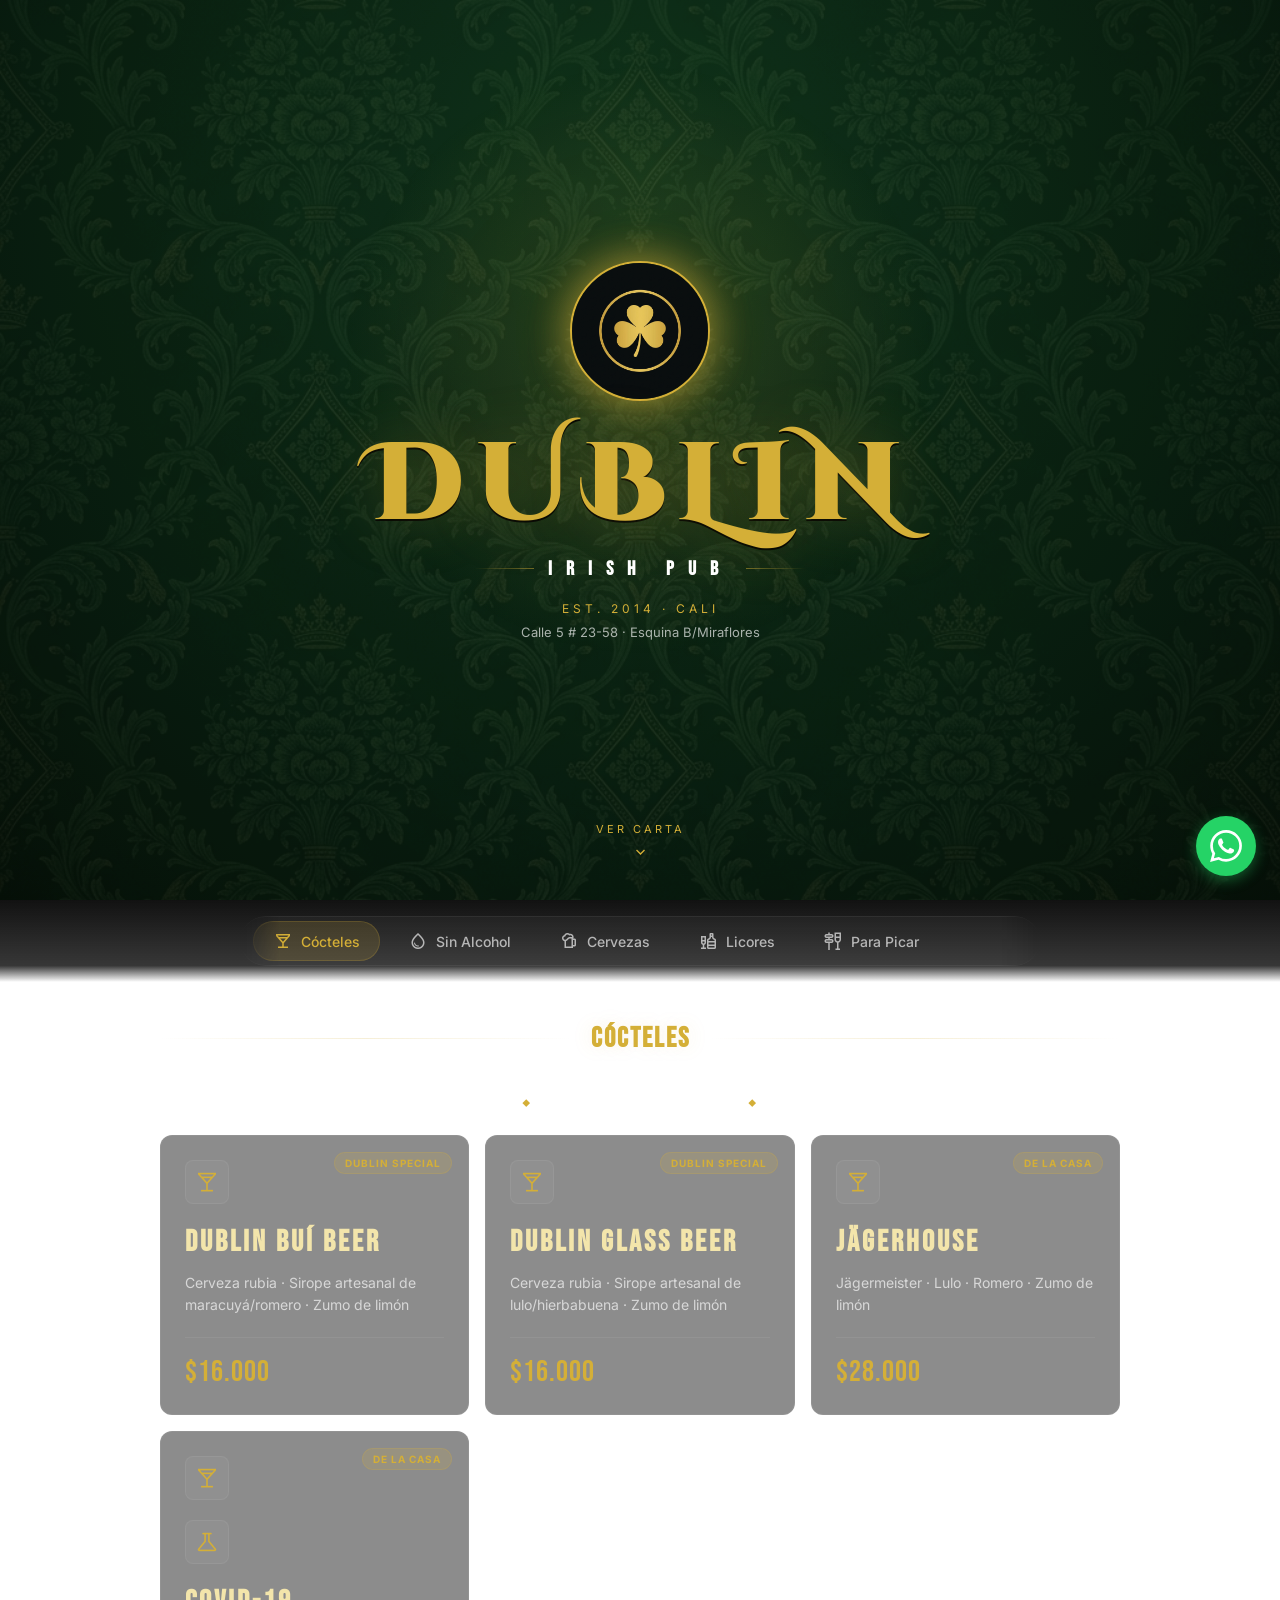
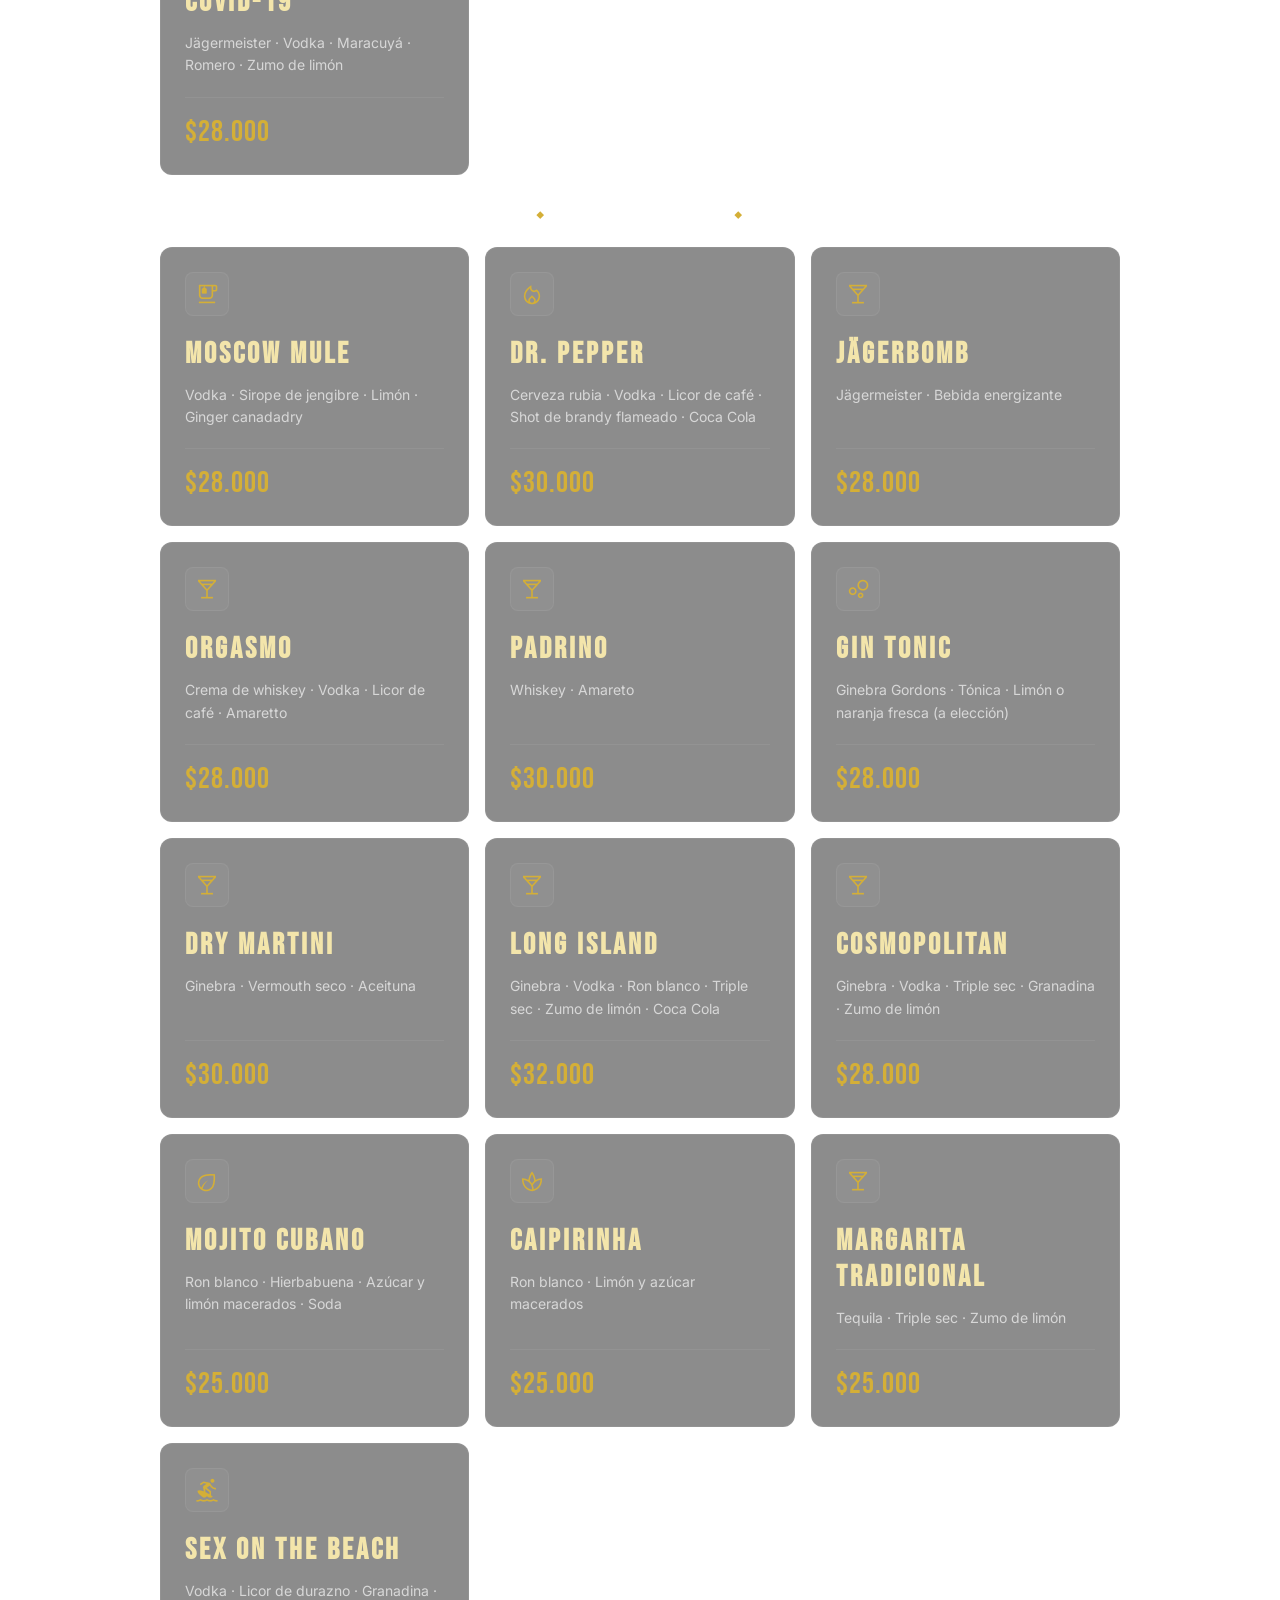
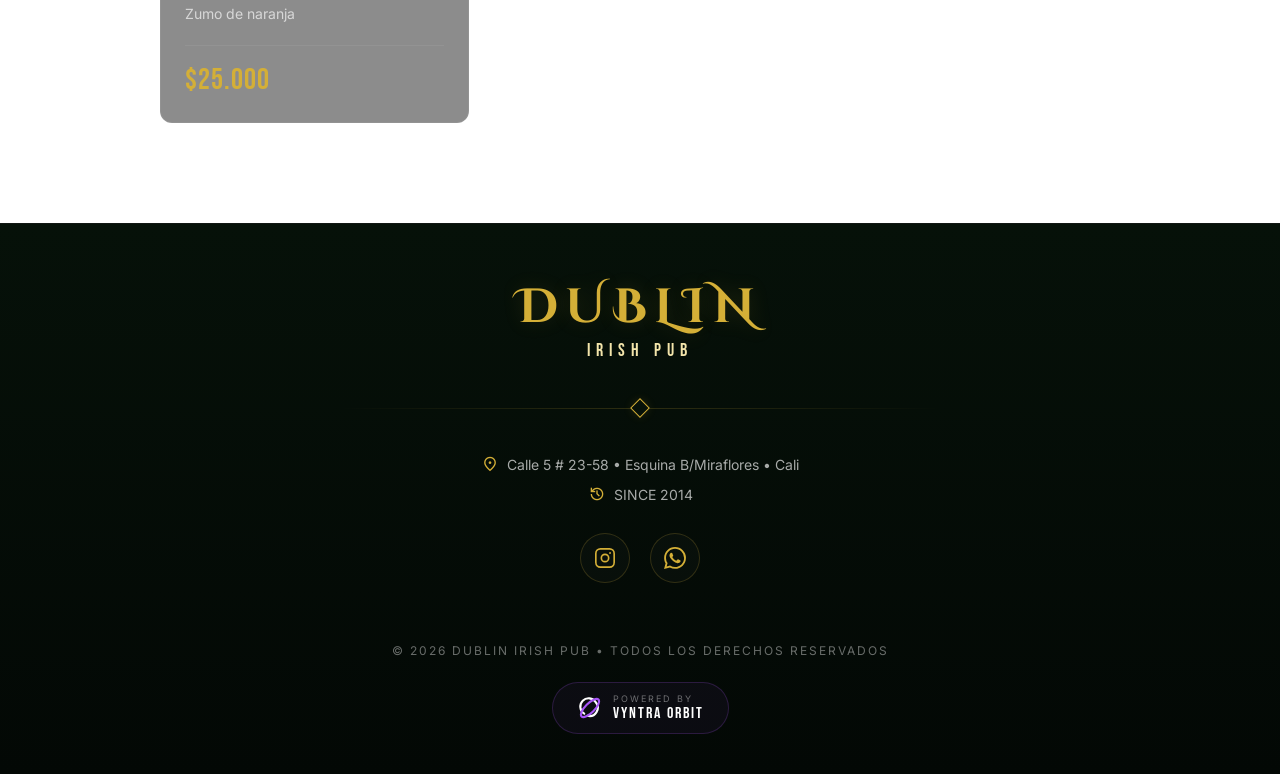
<file: index.html>
<!DOCTYPE html>
<html lang="es">
<head>
  <meta charset="UTF-8"/>
  <meta name="viewport" content="width=device-width, initial-scale=1.0, viewport-fit=cover"/>
  <title>Dublin Irish Pub · Carta Digital</title>
  <link rel="icon" type="image/svg+xml" href="favicon_dublin.svg"/>
  <link rel="preconnect" href="https://fonts.googleapis.com"/>
  <link href="https://fonts.googleapis.com/css2?family=Cormorant+Garamond:ital,wght@0,400;0,600;0,700;1,400&family=Cinzel+Decorative:wght@700;900&family=Cinzel:wght@400;600;700&family=Inter:wght@300;400;600;700&family=Bebas+Neue&display=swap" rel="stylesheet"/>
  <link href="https://fonts.googleapis.com/css2?family=Material+Symbols+Outlined:opsz,wght,FILL,GRAD@24,300,0,0" rel="stylesheet" />
  <link rel="stylesheet" href="dublin.css"/>
</head>
<body>

<!-- ░░░ TEXTURE OVERLAY ░░░ -->
<div class="grain"></div>

<!-- ░░░ HERO ░░░ -->
<header class="hero" id="hero">
  <div class="hero-glow"></div>
  <div class="hero-inner">
    <div class="hero-celtic-knot" style="margin-bottom: 30px;">
      <img src="shamrock_logo.png" alt="Clover" width="140" height="140" style="border-radius: 50%; border: 2px solid var(--gold); box-shadow: 0 0 40px var(--gold-glow); display: block; margin: 0 auto;">
    </div>
    <h1 class="hero-title">DUBLIN</h1>
    <div class="hero-subtitle-wrap">
      <span class="hero-rule"></span>
      <span class="hero-subtitle">IRISH PUB</span>
      <span class="hero-rule"></span>
    </div>
    <div class="hero-est">EST. 2014 · CALI</div>
    <p class="hero-address">Calle 5 # 23-58 · Esquina B/Miraflores</p>
  </div>
  <button class="scroll-cta" id="scrollCta">
    <span>Ver Carta</span>
    <svg width="16" height="16" viewBox="0 0 24 24" fill="none" stroke="currentColor" stroke-width="2"><path d="M6 9l6 6 6-6"/></svg>
  </button>
</header>

<!-- ░░░ NAV TABS ░░░ -->
<nav class="menu-nav" id="menuNav">
  <div class="nav-inner">
    <button class="tab active" data-section="cocteles">
      <span class="material-symbols-outlined">local_bar</span><span class="tab-label">Cócteles</span>
    </button>
    <button class="tab" data-section="sin-alcohol">
      <span class="material-symbols-outlined">water_drop</span><span class="tab-label">Sin Alcohol</span>
    </button>
    <button class="tab" data-section="cervezas">
      <span class="material-symbols-outlined">sports_bar</span><span class="tab-label">Cervezas</span>
    </button>
    <button class="tab" data-section="licores">
      <span class="material-symbols-outlined">liquor</span><span class="tab-label">Licores</span>
    </button>
    <button class="tab" data-section="para-picar">
      <span class="material-symbols-outlined">tapas</span><span class="tab-label">Para Picar</span>
    </button>
  </div>
</nav>

<!-- ░░░ SECCIONES ░░░ -->
<main class="menu-main">

  <!-- ── CÓCTELES ── -->
  <section class="menu-section" id="cocteles">
    <div class="section-header">
      <div class="section-line"></div>
      <h2 class="section-title">Cócteles</h2>
      <div class="section-line"></div>
    </div>

    <!-- Especiales Dublin -->
    <div class="subsection-label">
      <span class="sub-diamond">◆</span> Especiales de la Casa <span class="sub-diamond">◆</span>
    </div>

    <div class="cards-grid">
      <article class="drink-card featured" onclick="openProduct(this)">
        <div class="card-ribbon">Dublin Special</div>
        <div class="card-icon-wrap"><span class="material-symbols-outlined">local_bar</span></div>
        <div class="card-content">
          <h3 class="card-name">Dublin Buí Beer</h3>
          <p class="card-desc">Cerveza rubia · Sirope artesanal de maracuyá/romero · Zumo de limón</p>
        </div>
        <div class="card-price-tag">
          <span class="currency">$</span><span class="amount">16.000</span>
        </div>
      </article>

      <article class="drink-card featured" onclick="openProduct(this)">
        <div class="card-ribbon">Dublin Special</div>
        <div class="card-icon-wrap"><span class="material-symbols-outlined">local_bar</span></div>
        <div class="card-content">
          <h3 class="card-name">Dublin Glass Beer</h3>
          <p class="card-desc">Cerveza rubia · Sirope artesanal de lulo/hierbabuena · Zumo de limón</p>
        </div>
        <div class="card-price-tag">
          <span class="currency">$</span><span class="amount">16.000</span>
        </div>
      </article>

      <article class="drink-card featured" onclick="openProduct(this)">
        <div class="card-ribbon">De la Casa</div>
        <div class="card-icon-wrap"><span class="material-symbols-outlined">local_bar</span></div>
        <div class="card-content">
          <h3 class="card-name">Jägerhouse</h3>
          <p class="card-desc">Jägermeister · Lulo · Romero · Zumo de limón</p>
        </div>
        <div class="card-price-tag">
          <span class="currency">$</span><span class="amount">28.000</span>
        </div>
      </article>

      <article class="drink-card featured" onclick="openProduct(this)">
        <div class="card-ribbon">De la Casa</div>
        <div class="card-icon-wrap"><span class="material-symbols-outlined">local_bar</span></div>
        <div class="card-content">
          <div class="card-icon-wrap"><span class="material-symbols-outlined">science</span></div><div class="card-content"><h3 class="card-name">Covid-19</h3>
          <p class="card-desc">Jägermeister · Vodka · Maracuyá · Romero · Zumo de limón</p>
        </div>
        <div class="card-price-tag">
          <span class="currency">$</span><span class="amount">28.000</span>
        </div>
      </article>
    </div>

    <!-- Cócteles regulares -->
    <div class="subsection-label">
      <span class="sub-diamond">◆</span> Cócteles Clásicos <span class="sub-diamond">◆</span>
    </div>

    <div class="cards-grid">
      <article class="drink-card animate-on-scroll" onclick="openProduct(this)">
        <div class="card-icon-wrap"><span class="material-symbols-outlined">emoji_food_beverage</span></div><div class="card-content"><h3 class="card-name">Moscow Mule</h3>
          <p class="card-desc">Vodka · Sirope de jengibre · Limón · Ginger canadadry</p>
        </div>
        <div class="card-price-tag">
          <span class="currency">$</span><span class="amount">28.000</span>
        </div>
      </article>
      <article class="drink-card" onclick="openProduct(this)">
        <div class="card-icon-wrap"><span class="material-symbols-outlined">local_fire_department</span></div><div class="card-content"><h3 class="card-name">Dr. Pepper</h3>
          <p class="card-desc">Cerveza rubia · Vodka · Licor de café · Shot de brandy flameado · Coca Cola</p>
        </div>
        <div class="card-price-tag">
          <span class="currency">$</span><span class="amount">30.000</span>
        </div>
      </article>

      <article class="drink-card" onclick="openProduct(this)">
        <div class="card-icon-wrap"><span class="material-symbols-outlined">local_bar</span></div>
        <div class="card-content">
          <h3 class="card-name">Jägerbomb</h3>
          <p class="card-desc">Jägermeister · Bebida energizante</p>
        </div>
        <div class="card-price-tag">
          <span class="currency">$</span><span class="amount">28.000</span>
        </div>
      </article>

      <article class="drink-card" onclick="openProduct(this)">
        <div class="card-icon-wrap"><span class="material-symbols-outlined">local_bar</span></div>
        <div class="card-content">
          <h3 class="card-name">Orgasmo</h3>
          <p class="card-desc">Crema de whiskey · Vodka · Licor de café · Amaretto</p>
        </div>
        <div class="card-price-tag">
          <span class="currency">$</span><span class="amount">28.000</span>
        </div>
      </article>

      <article class="drink-card" onclick="openProduct(this)">
        <div class="card-icon-wrap"><span class="material-symbols-outlined">local_bar</span></div>
        <div class="card-content">
          <h3 class="card-name">Padrino</h3>
          <p class="card-desc">Whiskey · Amareto</p>
        </div>
        <div class="card-price-tag">
          <span class="currency">$</span><span class="amount">30.000</span>
        </div>
      </article>

      <article class="drink-card" onclick="openProduct(this)">
        <div class="card-icon-wrap"><span class="material-symbols-outlined">bubble_chart</span></div><div class="card-content"><h3 class="card-name">Gin Tonic</h3>
          <p class="card-desc">Ginebra Gordons · Tónica · Limón o naranja fresca (a elección)</p>
        </div>
        <div class="card-price-tag">
          <span class="currency">$</span><span class="amount">28.000</span>
        </div>
      </article>

      <article class="drink-card" onclick="openProduct(this)">
        <div class="card-icon-wrap"><span class="material-symbols-outlined">local_bar</span></div>
        <div class="card-content">
          <h3 class="card-name">Dry Martini</h3>
          <p class="card-desc">Ginebra · Vermouth seco · Aceituna</p>
        </div>
        <div class="card-price-tag">
          <span class="currency">$</span><span class="amount">30.000</span>
        </div>
      </article>

      <article class="drink-card" onclick="openProduct(this)">
        <div class="card-icon-wrap"><span class="material-symbols-outlined">local_bar</span></div>
        <div class="card-content">
          <h3 class="card-name">Long Island</h3>
          <p class="card-desc">Ginebra · Vodka · Ron blanco · Triple sec · Zumo de limón · Coca Cola</p>
        </div>
        <div class="card-price-tag">
          <span class="currency">$</span><span class="amount">32.000</span>
        </div>
      </article>

      <article class="drink-card" onclick="openProduct(this)">
        <div class="card-icon-wrap"><span class="material-symbols-outlined">local_bar</span></div>
        <div class="card-content">
          <h3 class="card-name">Cosmopolitan</h3>
          <p class="card-desc">Ginebra · Vodka · Triple sec · Granadina · Zumo de limón</p>
        </div>
        <div class="card-price-tag">
          <span class="currency">$</span><span class="amount">28.000</span>
        </div>
      </article>

      <article class="drink-card" onclick="openProduct(this)">
        <div class="card-icon-wrap"><span class="material-symbols-outlined">eco</span></div><div class="card-content"><h3 class="card-name">Mojito Cubano</h3>
          <p class="card-desc">Ron blanco · Hierbabuena · Azúcar y limón macerados · Soda</p>
        </div>
        <div class="card-price-tag">
          <span class="currency">$</span><span class="amount">25.000</span>
        </div>
      </article>

      <article class="drink-card" onclick="openProduct(this)">
        <div class="card-icon-wrap"><span class="material-symbols-outlined">spa</span></div><div class="card-content"><h3 class="card-name">Caipirinha</h3>
          <p class="card-desc">Ron blanco · Limón y azúcar macerados</p>
        </div>
        <div class="card-price-tag">
          <span class="currency">$</span><span class="amount">25.000</span>
        </div>
      </article>

      <article class="drink-card" onclick="openProduct(this)">
        <div class="card-icon-wrap"><span class="material-symbols-outlined">local_bar</span></div>
        <div class="card-content">
          <h3 class="card-name">Margarita Tradicional</h3>
          <p class="card-desc">Tequila · Triple sec · Zumo de limón</p>
        </div>
        <div class="card-price-tag">
          <span class="currency">$</span><span class="amount">25.000</span>
        </div>
      </article>

      <article class="drink-card" onclick="openProduct(this)">
        <div class="card-icon-wrap"><span class="material-symbols-outlined">surfing</span></div><div class="card-content"><h3 class="card-name">Sex on the Beach</h3>
          <p class="card-desc">Vodka · Licor de durazno · Granadina · Zumo de naranja</p>
        </div>
        <div class="card-price-tag">
          <span class="currency">$</span><span class="amount">25.000</span>
        </div>
      </article>
    </div>
  </section>

  <!-- ── SIN ALCOHOL ── -->
  <section class="menu-section hidden" id="sin-alcohol">
    <div class="section-header">
      <div class="section-line"></div>
      <h2 class="section-title">Sin Alcohol</h2>
      <div class="section-line"></div>
    </div>

    <div class="cards-grid">
      <article class="drink-card featured animate-on-scroll" onclick="openProduct(this)">
        <div class="card-ribbon">Artesanal</div>
        <div class="card-icon-wrap"><span class="material-symbols-outlined">blender</span></div><div class="card-content"><h3 class="card-name">Sodas Italianas</h3>
          <p class="card-desc">Soda · Sirope artesanal de tu elección · Zumo de limón</p>
          <div class="card-flavors">
            <span>Maracuyá</span><span>Lulo</span><span>Frutos Rojos</span><span>Borojó</span><span>Jengibre</span>
          </div>
        </div>
        <div class="card-price-tag">
          <span class="currency">$</span><span class="amount">13.000</span>
        </div>
      </article>

      <article class="drink-card animate-on-scroll" onclick="openProduct(this)">
        <div class="card-icon-wrap"><span class="material-symbols-outlined">water_drop</span></div><div class="card-content"><h3 class="card-name">Agua Manantial</h3>
          <p class="card-desc">Botella de agua natural</p>
        </div>
        <div class="card-price-tag">
          <span class="currency">$</span><span class="amount">6.000</span>
        </div>
      </article>

      <article class="drink-card animate-on-scroll" onclick="openProduct(this)">
        <div class="card-icon-wrap"><span class="material-symbols-outlined">local_bar</span></div>
        <div class="card-content">
          <h3 class="card-name">Coca-Cola, Ginger, Tónica y Soda</h3>
          <p class="card-desc">Gaseosas tradicionales</p>
        </div>
        <div class="card-price-tag">
          <span class="currency">$</span><span class="amount">7.000</span>
        </div>
      </article>

      <article class="drink-card" onclick="openProduct(this)">
        <div class="card-icon-wrap"><span class="material-symbols-outlined">local_bar</span></div>
        <div class="card-content">
          <h3 class="card-name">Simply Red</h3>
          <p class="card-desc">Granadina · Limón · Ginger ale</p>
        </div>
        <div class="card-price-tag">
          <span class="currency">$</span><span class="amount">13.000</span>
        </div>
      </article>

      <article class="drink-card" onclick="openProduct(this)">
        <div class="card-icon-wrap"><span class="material-symbols-outlined">local_bar</span></div>
        <div class="card-content">
          <h3 class="card-name">Sunrise</h3>
          <p class="card-desc">Zumo de naranja · Granadina</p>
        </div>
        <div class="card-price-tag">
          <span class="currency">$</span><span class="amount">13.000</span>
        </div>
      </article>

      <article class="drink-card" onclick="openProduct(this)">
        <div class="card-icon-wrap"><span class="material-symbols-outlined">local_bar</span></div>
        <div class="card-content">
          <h3 class="card-name">Limonada Hierbabuena</h3>
          <p class="card-desc">Soda · Hierbabuena · Zumo de limón</p>
        </div>
        <div class="card-price-tag">
          <span class="currency">$</span><span class="amount">13.000</span>
        </div>
      </article>
    </div>
  </section>

  <!-- ── CERVEZAS ── -->
  <section class="menu-section hidden" id="cervezas">
    <div class="section-header">
      <div class="section-line"></div>
      <h2 class="section-title">Cervezas</h2>
      <div class="section-line"></div>
    </div>

    <div class="beer-table">
      <div class="beer-row animate-on-scroll"><span class="beer-name">Silvana <em>(Artesanal)</em></span><span class="beer-dots"></span><span class="beer-price">$13.000</span></div>
      <div class="beer-row animate-on-scroll"><span class="beer-name">Camelia <em>(Artesanal)</em></span><span class="beer-dots"></span><span class="beer-price">$13.000</span></div>
      <div class="beer-row animate-on-scroll"><span class="beer-name">Tres Cordilleras Negra <em>(Artesanal)</em></span><span class="beer-dots"></span><span class="beer-price">$13.000</span></div>
      <div class="beer-row animate-on-scroll"><span class="beer-name">Draft Season <em>(Artesanal de barril)</em></span><span class="beer-dots"></span><span class="beer-price">$18.000</span></div>
      <div class="beer-row animate-on-scroll"><span class="beer-name">Stella Artois</span><span class="beer-dots"></span><span class="beer-price">$12.000</span></div>
      <div class="beer-row animate-on-scroll"><span class="beer-name">Heineken</span><span class="beer-dots"></span><span class="beer-price">$10.000</span></div>
      <div class="beer-row animate-on-scroll"><span class="beer-name">Corona</span><span class="beer-dots"></span><span class="beer-price">$10.000</span></div>
      <div class="beer-row animate-on-scroll"><span class="beer-name">Budweiser <em>(lata 250)</em></span><span class="beer-dots"></span><span class="beer-price">$8.000</span></div>
      <div class="beer-row animate-on-scroll"><span class="beer-name">Club Colombia Dorada</span><span class="beer-dots"></span><span class="beer-price">$9.000</span></div>
      <div class="beer-row animate-on-scroll"><span class="beer-name">Club Colombia Roja</span><span class="beer-dots"></span><span class="beer-price">$9.000</span></div>
      <div class="beer-row animate-on-scroll"><span class="beer-name">Club Colombia Trigo</span><span class="beer-dots"></span><span class="beer-price">$9.000</span></div>
      <div class="beer-row animate-on-scroll"><span class="beer-name">Águila Original</span><span class="beer-dots"></span><span class="beer-price">$8.000</span></div>
      <div class="beer-row animate-on-scroll"><span class="beer-name">Águila Light</span><span class="beer-dots"></span><span class="beer-price">$8.000</span></div>
      <div class="beer-row animate-on-scroll"><span class="beer-name">Águila Cero</span><span class="beer-dots"></span><span class="beer-price">$8.000</span></div>
      <div class="beer-row animate-on-scroll"><span class="beer-name">Poker</span><span class="beer-dots"></span><span class="beer-price">$8.000</span></div>
      <div class="beer-row animate-on-scroll"><span class="beer-name">Tecate</span><span class="beer-dots"></span><span class="beer-price">$6.000</span></div>
      <div class="beer-row animate-on-scroll"><span class="beer-name">Smirnoff</span><span class="beer-dots"></span><span class="beer-price">$12.000</span></div>
    </div>

    <div class="promo-grid">
      <div class="promo-banner">
        <div class="promo-icon">🍻</div>
        <div class="promo-text">
          <strong>¿Litrico o miedo?</strong>
          <span>Pregunta por el litro de cerveza nacional</span>
        </div>
      </div>
      <div class="promo-banner">
        <div class="promo-icon">🪣</div>
        <div class="promo-text">
          <strong>Balde: paga 5, lleva 6</strong>
          <span>En todas las cervezas no artesanales</span>
        </div>
      </div>
    </div>
  </section>

  <!-- ── LICORES ── -->
  <section class="menu-section hidden" id="licores">
    <div class="section-header">
      <div class="section-line"></div>
      <h2 class="section-title">Licores</h2>
      <div class="section-line"></div>
    </div>

    <div class="licores-table">
      <div class="licores-head">
        <span></span>
        <span class="col-label">Botella</span>
        <span class="col-label">Caneca</span>
      </div>
      <div class="licor-row animate-on-scroll"><span class="licor-name">Aguard. Amarillo</span><span class="licor-price">$100.000</span><span class="licor-price">$60.000</span></div>
      <div class="licor-row animate-on-scroll"><span class="licor-name">Aguard. Blanco del Valle</span><span class="licor-price">$85.000</span><span class="licor-price">$45.000</span></div>
      <div class="licor-row animate-on-scroll"><span class="licor-name">Ron Viejo de Caldas</span><span class="licor-price">$100.000</span><span class="licor-price">$55.000</span></div>
      <div class="licor-row animate-on-scroll"><span class="licor-name">Ron Caldas 8 Años</span><span class="licor-price">$170.000</span><span class="licor-price">$110.000</span></div>
      <div class="licor-row animate-on-scroll"><span class="licor-name">Vodka Absolut</span><span class="licor-price">$180.000</span><span class="licor-price">$100.000</span></div>
      <div class="licor-row animate-on-scroll"><span class="licor-name">Tequila Olmeca</span><span class="licor-price">$180.000</span><span class="licor-price">$95.000</span></div>
      <div class="licor-row animate-on-scroll"><span class="licor-name">Tequila Jimador</span><span class="licor-price">$200.000</span><span class="licor-price">$110.000</span></div>
      <div class="licor-row animate-on-scroll"><span class="licor-name">Jägermeister</span><span class="licor-price">$180.000</span><span class="licor-price">$100.000</span></div>
      <div class="licor-row animate-on-scroll"><span class="licor-name">Jack Daniel's</span><span class="licor-price">$220.000</span><span class="licor-price">$110.000</span></div>
      <div class="licor-row animate-on-scroll"><span class="licor-name">Jameson</span><span class="licor-price">$200.000</span><span class="licor-price">$100.000</span></div>
      <div class="licor-row no-caneca animate-on-scroll"><span class="licor-name">Ginebra Gordons</span><span class="licor-price">$140.000</span><span class="licor-price dim">—</span></div>
    </div>

    <div class="reserva-callout">
      <p class="reserva-q">¿Tienes en mente una buena noche?</p>
      <p class="reserva-sub">No olvides hacer tu reserva</p>
      <a class="reserva-btn" href="https://wa.me/573015307754">
        <svg width="18" height="18" viewBox="0 0 24 24" fill="currentColor"><path d="M17.472 14.382c-.297-.149-1.758-.867-2.03-.967-.273-.099-.471-.148-.67.15-.197.297-.767.966-.94 1.164-.173.199-.347.223-.644.075-.297-.15-1.255-.463-2.39-1.475-.883-.788-1.48-1.761-1.653-2.059-.173-.297-.018-.458.13-.606.134-.133.298-.347.446-.52.149-.174.198-.298.298-.497.099-.198.05-.371-.025-.52-.075-.149-.669-1.612-.916-2.207-.242-.579-.487-.5-.669-.51-.173-.008-.371-.01-.57-.01-.198 0-.52.074-.792.372-.272.297-1.04 1.016-1.04 2.479 0 1.462 1.065 2.875 1.213 3.074.149.198 2.096 3.2 5.077 4.487.709.306 1.262.489 1.694.625.712.227 1.36.195 1.871.118.571-.085 1.758-.719 2.006-1.413.248-.694.248-1.289.173-1.413-.074-.124-.272-.198-.57-.347m-5.421 7.403h-.004a9.87 9.87 0 0 1-5.031-1.378l-.361-.214-3.741.982.998-3.648-.235-.374a9.86 9.86 0 0 1-1.51-5.26c.001-5.45 4.436-9.884 9.888-9.884 2.64 0 5.122 1.03 6.988 2.898a9.825 9.825 0 0 1 2.893 6.994c-.003 5.45-4.437 9.884-9.885 9.884m8.413-18.297A11.815 11.815 0 0 0 12.05 0C5.495 0 .16 5.335.157 11.892c0 2.096.547 4.142 1.588 5.945L.057 24l6.305-1.654a11.882 11.882 0 0 0 5.683 1.448h.005c6.554 0 11.89-5.335 11.893-11.893a11.821 11.821 0 0 0-3.48-8.413z"/></svg>
        301 530 7754
      </a>
    </div>
  </section>

  <!-- ── PARA PICAR ── -->
  <section class="menu-section hidden" id="para-picar">
    <div class="section-header">
      <div class="section-line"></div>
      <h2 class="section-title">Para Picar</h2>
      <div class="section-line"></div>
    </div>

    <div class="subsection-label">
      <span class="sub-diamond">◆</span> Para Picar <span class="sub-diamond">◆</span>
    </div>

    <div class="food-grid">
      <article class="food-card animate-on-scroll" onclick="openProduct(this)">
        <div class="card-icon-wrap"><span class="material-symbols-outlined">tapas</span></div>
        <div class="food-info">
          <h3 class="food-name">Snacks</h3>
          <p class="food-desc">Ideales para picar y acompañar tus bebidas</p>
          <div class="food-price">$11.000</div>
        </div>
      </article>

      <article class="food-card animate-on-scroll" onclick="openProduct(this)">
        <div class="card-icon-wrap"><span class="material-symbols-outlined">lunch_dining</span></div>
        <div class="food-info">
          <h3 class="food-name">Hot Dog</h3>
          <p class="food-desc">Perro caliente clásico con salsas de la casa</p>
          <div class="food-price">$10.000</div>
        </div>
      </article>

      <article class="food-card animate-on-scroll" onclick="openProduct(this)">
        <div class="card-icon-wrap"><span class="material-symbols-outlined">local_fire_department</span></div>
        <div class="food-info">
          <h3 class="food-name">Adición de Jalapeño</h3>
          <p class="food-desc">Porción extra de jalapeños</p>
          <div class="food-price">$2.000</div>
        </div>
      </article>
    </div>
  </section>

</main>

<!-- ─── FOOTER PREMIUM ─── -->
<footer class="site-footer">
  <div class="footer-inner">
    <div class="footer-brand">
      <h2 class="footer-logo">DUBLIN</h2>
      <div class="footer-sub">IRISH PUB</div>
    </div>
    <div class="footer-divider">
      <div class="diamond"></div>
    </div>
    <div class="footer-info">
      <p><span class="material-symbols-outlined">location_on</span> Calle 5 # 23-58 • Esquina B/Miraflores • Cali</p>
      <p><span class="material-symbols-outlined">history</span> SINCE 2014</p>
    </div>
    <div class="footer-socials">
      <a href="https://www.instagram.com/dublinbarcali/" target="_blank" class="social-btn" title="Instagram">
        <svg width="22" height="22" viewBox="0 0 24 24" fill="none" stroke="currentColor" stroke-width="1.8" stroke-linecap="round" stroke-linejoin="round"><rect x="2" y="2" width="20" height="20" rx="5"/><circle cx="12" cy="12" r="4"/><circle cx="17.5" cy="6.5" r="1" fill="currentColor" stroke="none"/></svg>
      </a>
      <a href="https://wa.me/573015307754" target="_blank" class="social-btn" title="WhatsApp">
        <svg width="22" height="22" viewBox="0 0 24 24" fill="currentColor"><path d="M17.472 14.382c-.297-.149-1.758-.867-2.03-.967-.273-.099-.471-.148-.67.15-.197.297-.767.966-.94 1.164-.173.199-.347.223-.644.075-.297-.15-1.255-.463-2.39-1.475-.883-.788-1.48-1.761-1.653-2.059-.173-.297-.018-.458.13-.606.134-.133.298-.347.446-.52.149-.174.198-.298.298-.497.099-.198.05-.371-.025-.52-.075-.149-.669-1.612-.916-2.207-.242-.579-.487-.5-.669-.51-.173-.008-.371-.01-.57-.01-.198 0-.52.074-.792.372-.272.297-1.04 1.016-1.04 2.479 0 1.462 1.065 2.875 1.213 3.074.149.198 2.096 3.2 5.077 4.487.709.306 1.262.489 1.694.625.712.227 1.36.195 1.871.118.571-.085 1.758-.719 2.006-1.413.248-.694.248-1.289.173-1.413-.074-.124-.272-.198-.57-.347m-5.421 7.403h-.004a9.87 9.87 0 0 1-5.031-1.378l-.361-.214-3.741.982.998-3.648-.235-.374a9.86 9.86 0 0 1-1.51-5.26c.001-5.45 4.436-9.884 9.888-9.884 2.64 0 5.122 1.03 6.988 2.898a9.825 9.825 0 0 1 2.893 6.994c-.003 5.45-4.437 9.884-9.885 9.884m8.413-18.297A11.815 11.815 0 0 0 12.05 0C5.495 0 .16 5.335.157 11.892c0 2.096.547 4.142 1.588 5.945L.057 24l6.305-1.654a11.882 11.882 0 0 0 5.683 1.448h.005c6.554 0 11.89-5.335 11.893-11.893a11.821 11.821 0 0 0-3.48-8.413z"/></svg>
      </a>
    </div>
  </div>
  <div class="footer-copy">
    © 2026 Dublin Irish Pub • Todos los derechos reservados
    <a href="https://vyntraorbit.com" target="_blank" class="footer-vyntra" title="Powered by Vyntra Orbit">
      <svg width="26" height="26" viewBox="0 0 100 100" fill="none" stroke-width="8" stroke-linecap="round">
        <path d="M 28 72 A 32 32 0 1 1 72 28 A 32 32 0 0 1 40 80" stroke="#FFFFFF" />
        <ellipse cx="50" cy="50" rx="46" ry="18" transform="rotate(-45 50 50)" stroke="#A855F7" />
      </svg>
      <div class="vyntra-text">
        <span class="vyntra-powered">Powered by</span>
        <span class="vyntra-brand">VYNTRA ORBIT</span>
      </div>
    </a>
  </div>
</footer>

<!-- FAB WhatsApp -->
<a href="https://wa.me/573015307754" class="fab-wa" id="fabWa" target="_blank" title="Hacer reserva">
  <svg width="24" height="24" viewBox="0 0 24 24" fill="currentColor"><path d="M17.472 14.382c-.297-.149-1.758-.867-2.03-.967-.273-.099-.471-.148-.67.15-.197.297-.767.966-.94 1.164-.173.199-.347.223-.644.075-.297-.15-1.255-.463-2.39-1.475-.883-.788-1.48-1.761-1.653-2.059-.173-.297-.018-.458.13-.606.134-.133.298-.347.446-.52.149-.174.198-.298.298-.497.099-.198.05-.371-.025-.52-.075-.149-.669-1.612-.916-2.207-.242-.579-.487-.5-.669-.51-.173-.008-.371-.01-.57-.01-.198 0-.52.074-.792.372-.272.297-1.04 1.016-1.04 2.479 0 1.462 1.065 2.875 1.213 3.074.149.198 2.096 3.2 5.077 4.487.709.306 1.262.489 1.694.625.712.227 1.36.195 1.871.118.571-.085 1.758-.719 2.006-1.413.248-.694.248-1.289.173-1.413-.074-.124-.272-.198-.57-.347m-5.421 7.403h-.004a9.87 9.87 0 0 1-5.031-1.378l-.361-.214-3.741.982.998-3.648-.235-.374a9.86 9.86 0 0 1-1.51-5.26c.001-5.45 4.436-9.884 9.888-9.884 2.64 0 5.122 1.03 6.988 2.898a9.825 9.825 0 0 1 2.893 6.994c-.003 5.45-4.437 9.884-9.885 9.884m8.413-18.297A11.815 11.815 0 0 0 12.05 0C5.495 0 .16 5.335.157 11.892c0 2.096.547 4.142 1.588 5.945L.057 24l6.305-1.654a11.882 11.882 0 0 0 5.683 1.448h.005c6.554 0 11.89-5.335 11.893-11.893a11.821 11.821 0 0 0-3.48-8.413z"/></svg>
</a>

<!-- ─── PRODUCT MODAL (CENTERED) ─── -->
<div class="modal-overlay" id="productOverlay" onclick="closeProduct(event)">
  <div class="product-sheet" id="productModal" onclick="event.stopPropagation()">
    <button class="sheet-close" onclick="closeProductDirect()"><span class="material-symbols-outlined">close</span></button>
    <div class="sheet-icon" id="pmIcon"></div>
    <div class="sheet-badge" id="pmBadge"></div>
    <h2 class="sheet-name" id="pmName"></h2>
    <p class="sheet-desc" id="pmDesc"></p>
    <div class="sheet-price" id="pmPrice"></div>
    <button class="sheet-wa-btn" id="pmWaBtn">
      <svg width="20" height="20" viewBox="0 0 24 24" fill="currentColor"><path d="M17.472 14.382c-.297-.149-1.758-.867-2.03-.967-.273-.099-.471-.148-.67.15-.197.297-.767.966-.94 1.164-.173.199-.347.223-.644.075-.297-.15-1.255-.463-2.39-1.475-.883-.788-1.48-1.761-1.653-2.059-.173-.297-.018-.458.13-.606.134-.133.298-.347.446-.52.149-.174.198-.298.298-.497.099-.198.05-.371-.025-.52-.075-.149-.669-1.612-.916-2.207-.242-.579-.487-.5-.669-.51-.173-.008-.371-.01-.57-.01-.198 0-.52.074-.792.372-.272.297-1.04 1.016-1.04 2.479 0 1.462 1.065 2.875 1.213 3.074.149.198 2.096 3.2 5.077 4.487.709.306 1.262.489 1.694.625.712.227 1.36.195 1.871.118.571-.085 1.758-.719 2.006-1.413.248-.694.248-1.289.173-1.413-.074-.124-.272-.198-.57-.347m-5.421 7.403h-.004a9.87 9.87 0 0 1-5.031-1.378l-.361-.214-3.741.982.998-3.648-.235-.374a9.86 9.86 0 0 1-1.51-5.26c.001-5.45 4.436-9.884 9.888-9.884 2.64 0 5.122 1.03 6.988 2.898a9.825 9.825 0 0 1 2.893 6.994c-.003 5.45-4.437 9.884-9.885 9.884m8.413-18.297A11.815 11.815 0 0 0 12.05 0C5.495 0 .16 5.335.157 11.892c0 2.096.547 4.142 1.588 5.945L.057 24l6.305-1.654a11.882 11.882 0 0 0 5.683 1.448h.005c6.554 0 11.89-5.335 11.893-11.893a11.821 11.821 0 0 0-3.48-8.413z"/></svg>
      Pedir / Reservar
    </button>
  </div>
</div>

<!-- ░░░ WA NAME MODAL ░░░ -->
<div class="modal-overlay" id="waOverlay" onclick="closeWaModal(event)">
  <div class="wa-sheet" onclick="event.stopPropagation()">
    <div class="sheet-handle"></div>
    <div class="wa-sheet-header">
      <div class="wa-icon-circle">
        <svg width="22" height="22" viewBox="0 0 24 24" fill="currentColor"><path d="M17.472 14.382c-.297-.149-1.758-.867-2.03-.967-.273-.099-.471-.148-.67.15-.197.297-.767.966-.94 1.164-.173.199-.347.223-.644.075-.297-.15-1.255-.463-2.39-1.475-.883-.788-1.48-1.761-1.653-2.059-.173-.297-.018-.458.13-.606.134-.133.298-.347.446-.52.149-.174.198-.298.298-.497.099-.198.05-.371-.025-.52-.075-.149-.669-1.612-.916-2.207-.242-.579-.487-.5-.669-.51-.173-.008-.371-.01-.57-.01-.198 0-.52.074-.792.372-.272.297-1.04 1.016-1.04 2.479 0 1.462 1.065 2.875 1.213 3.074.149.198 2.096 3.2 5.077 4.487.709.306 1.262.489 1.694.625.712.227 1.36.195 1.871.118.571-.085 1.758-.719 2.006-1.413.248-.694.248-1.289.173-1.413-.074-.124-.272-.198-.57-.347m-5.421 7.403h-.004a9.87 9.87 0 0 1-5.031-1.378l-.361-.214-3.741.982.998-3.648-.235-.374a9.86 9.86 0 0 1-1.51-5.26c.001-5.45 4.436-9.884 9.888-9.884 2.64 0 5.122 1.03 6.988 2.898a9.825 9.825 0 0 1 2.893 6.994c-.003 5.45-4.437 9.884-9.885 9.884m8.413-18.297A11.815 11.815 0 0 0 12.05 0C5.495 0 .16 5.335.157 11.892c0 2.096.547 4.142 1.588 5.945L.057 24l6.305-1.654a11.882 11.882 0 0 0 5.683 1.448h.005c6.554 0 11.89-5.335 11.893-11.893a11.821 11.821 0 0 0-3.48-8.413z"/></svg>
      </div>
      <div>
        <div class="wa-title" id="waMsgTitle">Hacer reserva</div>
        <div class="wa-sub">Dublin Irish Pub · Cali</div>
      </div>
      <button class="sheet-close" onclick="closeWaModalDirect()">✕</button>
    </div>
    <p class="wa-prompt">¿Cuál es tu nombre? Así podemos personalizar tu mensaje.</p>
    <input type="text" id="waNameInput" class="wa-input" placeholder="Tu nombre..." maxlength="40" autocomplete="given-name" onkeydown="if(event.key==='Enter') confirmWaName()"/>
    <div class="wa-actions">
      <button class="wa-skip" onclick="confirmWaName(true)">Sin nombre</button>
      <button class="wa-go" onclick="confirmWaName(false)">
        <svg width="16" height="16" viewBox="0 0 24 24" fill="currentColor"><path d="M17.472 14.382c-.297-.149-1.758-.867-2.03-.967-.273-.099-.471-.148-.67.15-.197.297-.767.966-.94 1.164-.173.199-.347.223-.644.075-.297-.15-1.255-.463-2.39-1.475-.883-.788-1.48-1.761-1.653-2.059-.173-.297-.018-.458.13-.606.134-.133.298-.347.446-.52.149-.174.198-.298.298-.497.099-.198.05-.371-.025-.52-.075-.149-.669-1.612-.916-2.207-.242-.579-.487-.5-.669-.51-.173-.008-.371-.01-.57-.01-.198 0-.52.074-.792.372-.272.297-1.04 1.016-1.04 2.479 0 1.462 1.065 2.875 1.213 3.074.149.198 2.096 3.2 5.077 4.487.709.306 1.262.489 1.694.625.712.227 1.36.195 1.871.118.571-.085 1.758-.719 2.006-1.413.248-.694.248-1.289.173-1.413-.074-.124-.272-.198-.57-.347m-5.421 7.403h-.004a9.87 9.87 0 0 1-5.031-1.378l-.361-.214-3.741.982.998-3.648-.235-.374a9.86 9.86 0 0 1-1.51-5.26c.001-5.45 4.436-9.884 9.888-9.884 2.64 0 5.122 1.03 6.988 2.898a9.825 9.825 0 0 1 2.893 6.994c-.003 5.45-4.437 9.884-9.885 9.884m8.413-18.297A11.815 11.815 0 0 0 12.05 0C5.495 0 .16 5.335.157 11.892c0 2.096.547 4.142 1.588 5.945L.057 24l6.305-1.654a11.882 11.882 0 0 0 5.683 1.448h.005c6.554 0 11.89-5.335 11.893-11.893a11.821 11.821 0 0 0-3.48-8.413z"/></svg>
        Ir a WhatsApp
      </button>
    </div>
  </div>
</div>

<script src="dublin.js"></script>
</body>
</html>
</file>
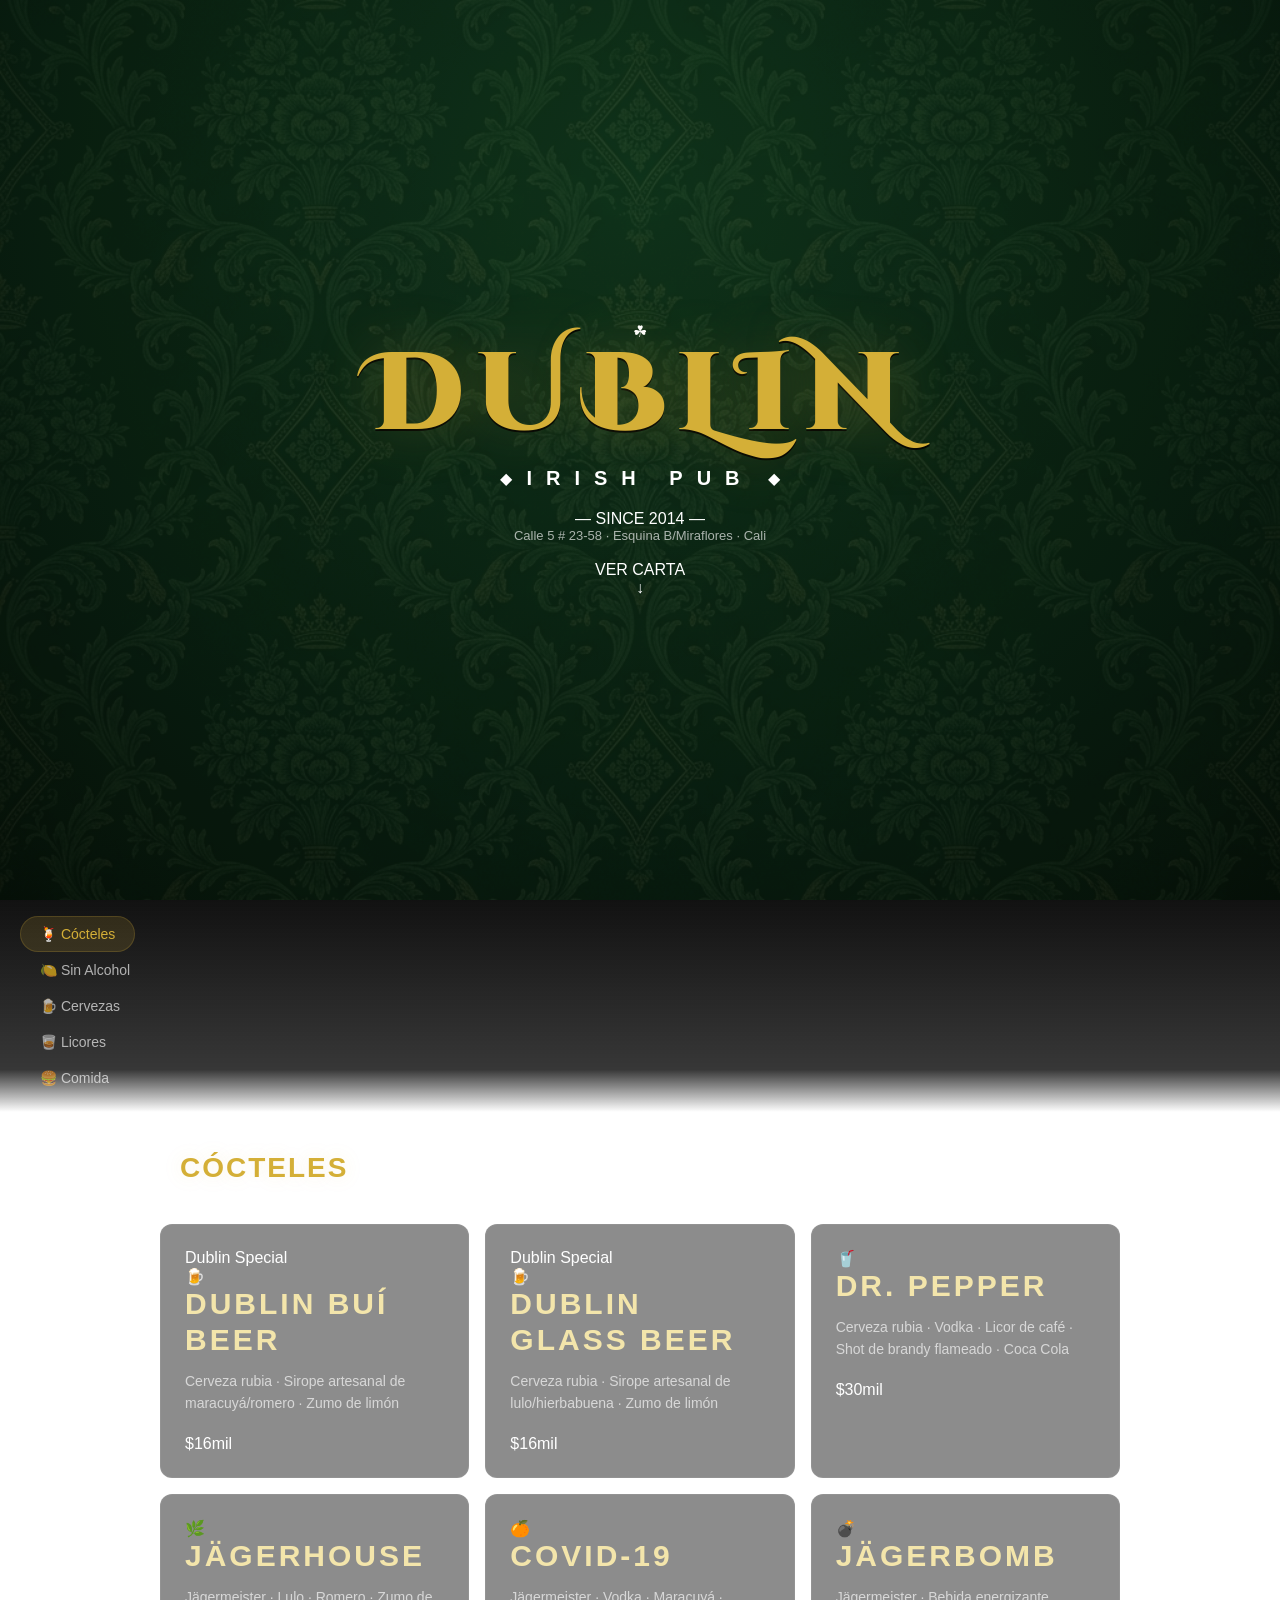
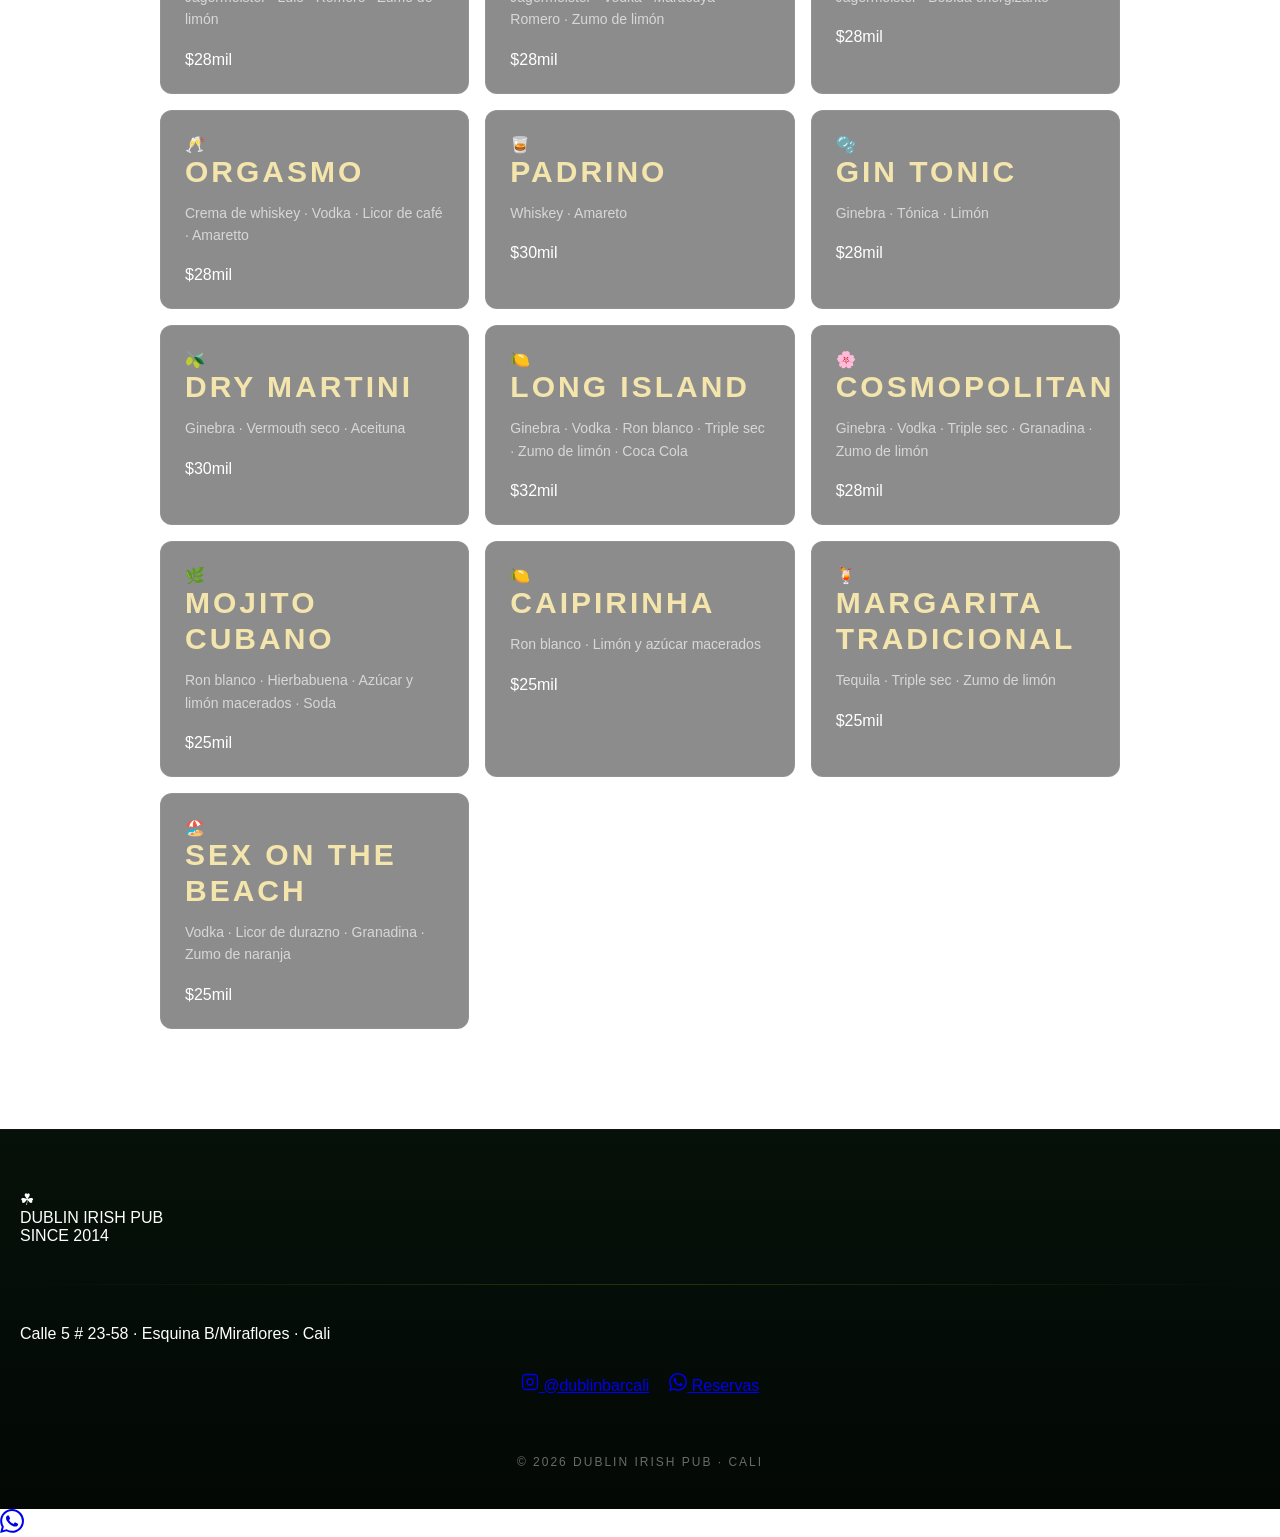
<file: dublin_index.html>
<!DOCTYPE html>
<html lang="es">
<head>
  <meta charset="UTF-8"/>
  <meta name="viewport" content="width=device-width, initial-scale=1.0, viewport-fit=cover"/>
  <title>Dublin Irish Pub · Carta</title>
  <link rel="preconnect" href="https://fonts.googleapis.com"/>
  <link href="https://fonts.googleapis.com/css2?family=Cinzel+Decorative:wght@700;900&family=Cinzel:wght@400;600;700&family=IM+Fell+English:ital@0;1&family=Lato:wght@300;400;700&display=swap" rel="stylesheet"/>
  <link rel="stylesheet" href="dublin.css"/>
</head>
<body>

<!-- ░░░ GRAIN OVERLAY ░░░ -->
<div class="grain"></div>

<!-- ░░░ HERO ░░░ -->
<header class="hero">
  <div class="hero-candles">
    <div class="candle c1"><div class="flame"></div></div>
    <div class="candle c2"><div class="flame"></div></div>
  </div>
  <div class="hero-ornament top-ornament">
    <svg viewBox="0 0 300 24" fill="none" xmlns="http://www.w3.org/2000/svg">
      <line x1="0" y1="12" x2="110" y2="12" stroke="#c9a84c" stroke-width="1"/>
      <path d="M120 12 L130 4 L140 12 L130 20 Z" fill="#c9a84c"/>
      <line x1="150" y1="12" x2="300" y2="12" stroke="#c9a84c" stroke-width="1"/>
      <circle cx="150" cy="12" r="3" fill="#c9a84c"/>
    </svg>
  </div>
  <div class="hero-inner">
    <div class="shamrock">☘</div>
    <h1 class="hero-title">DUBLIN</h1>
    <div class="hero-subtitle-wrap">
      <span class="hero-diamond">◆</span>
      <span class="hero-subtitle">IRISH PUB</span>
      <span class="hero-diamond">◆</span>
    </div>
    <div class="hero-since">— SINCE 2014 —</div>
    <p class="hero-address">Calle 5 # 23-58 · Esquina B/Miraflores · Cali</p>
  </div>
  <div class="hero-ornament bottom-ornament">
    <svg viewBox="0 0 300 24" fill="none" xmlns="http://www.w3.org/2000/svg">
      <line x1="0" y1="12" x2="110" y2="12" stroke="#c9a84c" stroke-width="1"/>
      <path d="M120 12 L130 4 L140 12 L130 20 Z" fill="#c9a84c"/>
      <line x1="150" y1="12" x2="300" y2="12" stroke="#c9a84c" stroke-width="1"/>
      <circle cx="150" cy="12" r="3" fill="#c9a84c"/>
    </svg>
  </div>
  <div class="scroll-hint">
    <span>VER CARTA</span>
    <div class="scroll-arrow">↓</div>
  </div>
</header>

<!-- ░░░ NAV TABS ░░░ -->
<nav class="menu-nav" id="menuNav">
  <button class="tab active" data-section="cocteles">🍹 Cócteles</button>
  <button class="tab" data-section="sin-alcohol">🍋 Sin Alcohol</button>
  <button class="tab" data-section="cervezas">🍺 Cervezas</button>
  <button class="tab" data-section="licores">🥃 Licores</button>
  <button class="tab" data-section="comida">🍔 Comida</button>
</nav>

<!-- ░░░ SECCIONES ░░░ -->
<main class="menu-main">

  <!-- ── CÓCTELES ── -->
  <section class="menu-section" id="cocteles">
    <div class="section-header">
      <div class="section-ornament"></div>
      <h2 class="section-title">Cócteles</h2>
      <div class="section-ornament"></div>
    </div>

    <div class="cards-grid">

      <div class="drink-card featured">
        <div class="card-badge">Dublin Special</div>
        <div class="card-icon">🍺</div>
        <div class="card-body">
          <h3 class="card-name">Dublin Buí Beer</h3>
          <p class="card-desc">Cerveza rubia · Sirope artesanal de maracuyá/romero · Zumo de limón</p>
        </div>
        <div class="card-price"><span>$</span><span class="card-price-num">16</span><span class="mil">mil</span></div>
      </div>

      <div class="drink-card featured">
        <div class="card-badge">Dublin Special</div>
        <div class="card-icon">🍺</div>
        <div class="card-body">
          <h3 class="card-name">Dublin Glass Beer</h3>
          <p class="card-desc">Cerveza rubia · Sirope artesanal de lulo/hierbabuena · Zumo de limón</p>
        </div>
        <div class="card-price"><span>$</span><span class="card-price-num">16</span><span class="mil">mil</span></div>
      </div>

      <div class="drink-card">
        <div class="card-icon">🥤</div>
        <div class="card-body">
          <h3 class="card-name">Dr. Pepper</h3>
          <p class="card-desc">Cerveza rubia · Vodka · Licor de café · Shot de brandy flameado · Coca Cola</p>
        </div>
        <div class="card-price"><span>$</span><span class="card-price-num">30</span><span class="mil">mil</span></div>
      </div>

      <div class="drink-card">
        <div class="card-icon">🌿</div>
        <div class="card-body">
          <h3 class="card-name">Jägerhouse</h3>
          <p class="card-desc">Jägermeister · Lulo · Romero · Zumo de limón</p>
        </div>
        <div class="card-price"><span>$</span><span class="card-price-num">28</span><span class="mil">mil</span></div>
      </div>

      <div class="drink-card">
        <div class="card-icon">🍊</div>
        <div class="card-body">
          <h3 class="card-name">Covid-19</h3>
          <p class="card-desc">Jägermeister · Vodka · Maracuyá · Romero · Zumo de limón</p>
        </div>
        <div class="card-price"><span>$</span><span class="card-price-num">28</span><span class="mil">mil</span></div>
      </div>

      <div class="drink-card">
        <div class="card-icon">💣</div>
        <div class="card-body">
          <h3 class="card-name">Jägerbomb</h3>
          <p class="card-desc">Jägermeister · Bebida energizante</p>
        </div>
        <div class="card-price"><span>$</span><span class="card-price-num">28</span><span class="mil">mil</span></div>
      </div>

      <div class="drink-card">
        <div class="card-icon">🥂</div>
        <div class="card-body">
          <h3 class="card-name">Orgasmo</h3>
          <p class="card-desc">Crema de whiskey · Vodka · Licor de café · Amaretto</p>
        </div>
        <div class="card-price"><span>$</span><span class="card-price-num">28</span><span class="mil">mil</span></div>
      </div>

      <div class="drink-card">
        <div class="card-icon">🥃</div>
        <div class="card-body">
          <h3 class="card-name">Padrino</h3>
          <p class="card-desc">Whiskey · Amareto</p>
        </div>
        <div class="card-price"><span>$</span><span class="card-price-num">30</span><span class="mil">mil</span></div>
      </div>

      <div class="drink-card">
        <div class="card-icon">🫧</div>
        <div class="card-body">
          <h3 class="card-name">Gin Tonic</h3>
          <p class="card-desc">Ginebra · Tónica · Limón</p>
        </div>
        <div class="card-price"><span>$</span><span class="card-price-num">28</span><span class="mil">mil</span></div>
      </div>

      <div class="drink-card">
        <div class="card-icon">🫒</div>
        <div class="card-body">
          <h3 class="card-name">Dry Martini</h3>
          <p class="card-desc">Ginebra · Vermouth seco · Aceituna</p>
        </div>
        <div class="card-price"><span>$</span><span class="card-price-num">30</span><span class="mil">mil</span></div>
      </div>

      <div class="drink-card">
        <div class="card-icon">🍋</div>
        <div class="card-body">
          <h3 class="card-name">Long Island</h3>
          <p class="card-desc">Ginebra · Vodka · Ron blanco · Triple sec · Zumo de limón · Coca Cola</p>
        </div>
        <div class="card-price"><span>$</span><span class="card-price-num">32</span><span class="mil">mil</span></div>
      </div>

      <div class="drink-card">
        <div class="card-icon">🌸</div>
        <div class="card-body">
          <h3 class="card-name">Cosmopolitan</h3>
          <p class="card-desc">Ginebra · Vodka · Triple sec · Granadina · Zumo de limón</p>
        </div>
        <div class="card-price"><span>$</span><span class="card-price-num">28</span><span class="mil">mil</span></div>
      </div>

      <div class="drink-card">
        <div class="card-icon">🌿</div>
        <div class="card-body">
          <h3 class="card-name">Mojito Cubano</h3>
          <p class="card-desc">Ron blanco · Hierbabuena · Azúcar y limón macerados · Soda</p>
        </div>
        <div class="card-price"><span>$</span><span class="card-price-num">25</span><span class="mil">mil</span></div>
      </div>

      <div class="drink-card">
        <div class="card-icon">🍋</div>
        <div class="card-body">
          <h3 class="card-name">Caipirinha</h3>
          <p class="card-desc">Ron blanco · Limón y azúcar macerados</p>
        </div>
        <div class="card-price"><span>$</span><span class="card-price-num">25</span><span class="mil">mil</span></div>
      </div>

      <div class="drink-card">
        <div class="card-icon">🍹</div>
        <div class="card-body">
          <h3 class="card-name">Margarita Tradicional</h3>
          <p class="card-desc">Tequila · Triple sec · Zumo de limón</p>
        </div>
        <div class="card-price"><span>$</span><span class="card-price-num">25</span><span class="mil">mil</span></div>
      </div>

      <div class="drink-card">
        <div class="card-icon">🏖️</div>
        <div class="card-body">
          <h3 class="card-name">Sex on the Beach</h3>
          <p class="card-desc">Vodka · Licor de durazno · Granadina · Zumo de naranja</p>
        </div>
        <div class="card-price"><span>$</span><span class="card-price-num">25</span><span class="mil">mil</span></div>
      </div>

    </div>
  </section>

  <!-- ── SIN ALCOHOL ── -->
  <section class="menu-section hidden" id="sin-alcohol">
    <div class="section-header">
      <div class="section-ornament"></div>
      <h2 class="section-title">Sin Alcohol</h2>
      <div class="section-ornament"></div>
    </div>

    <div class="cards-grid">

      <div class="drink-card featured">
        <div class="card-badge">Artesanal</div>
        <div class="card-icon">🫧</div>
        <div class="card-body">
          <h3 class="card-name">Sodas Italianas</h3>
          <p class="card-desc">Soda · Sirope artesanal de tu elección · Zumo de limón</p>
          <div class="card-flavors">
            <span>Maracuyá</span><span>Lulo</span><span>Lychee & Berry</span><span>Borojo & Especias</span>
          </div>
        </div>
        <div class="card-price"><span>$</span><span class="card-price-num">13</span><span class="mil">mil</span></div>
      </div>

      <div class="drink-card">
        <div class="card-icon">🌹</div>
        <div class="card-body">
          <h3 class="card-name">Simply Red</h3>
          <p class="card-desc">Granadina · Limón · Ginger ale</p>
        </div>
        <div class="card-price"><span>$</span><span class="card-price-num">13</span><span class="mil">mil</span></div>
      </div>

      <div class="drink-card">
        <div class="card-icon">🌅</div>
        <div class="card-body">
          <h3 class="card-name">Sunrise</h3>
          <p class="card-desc">Zumo de naranja · Granadina</p>
        </div>
        <div class="card-price"><span>$</span><span class="card-price-num">13</span><span class="mil">mil</span></div>
      </div>

      <div class="drink-card">
        <div class="card-icon">🍃</div>
        <div class="card-body">
          <h3 class="card-name">Limonada Hierbabuena</h3>
          <p class="card-desc">Soda · Hierbabuena · Zumo de limón</p>
        </div>
        <div class="card-price"><span>$</span><span class="card-price-num">13</span><span class="mil">mil</span></div>
      </div>

    </div>
  </section>

  <!-- ── CERVEZAS ── -->
  <section class="menu-section hidden" id="cervezas">
    <div class="section-header">
      <div class="section-ornament"></div>
      <h2 class="section-title">Cervezas</h2>
      <div class="section-ornament"></div>
    </div>

    <div class="beer-grid">
      <div class="beer-row"><span class="beer-name">Stella Artois</span><span class="beer-price">$10mil</span></div>
      <div class="beer-row"><span class="beer-name">Corona</span><span class="beer-price">$10mil</span></div>
      <div class="beer-row"><span class="beer-name">Budweiser <em>(lata 250ml)</em></span><span class="beer-price">$7mil</span></div>
      <div class="beer-row"><span class="beer-name">Club Colombia Dorada</span><span class="beer-price">$8mil</span></div>
      <div class="beer-row"><span class="beer-name">Club Colombia Roja</span><span class="beer-price">$8mil</span></div>
      <div class="beer-row"><span class="beer-name">Club Colombia Negra</span><span class="beer-price">$8mil</span></div>
      <div class="beer-row"><span class="beer-name">Águila Light</span><span class="beer-price">$8mil</span></div>
      <div class="beer-row"><span class="beer-name">Poker</span><span class="beer-price">$7mil</span></div>
      <div class="beer-row"><span class="beer-name">Smirnoff Ice</span><span class="beer-price">$12mil</span></div>
    </div>

    <div class="beer-callout">
      <div class="callout-icon">🍻</div>
      <div>
        <div class="callout-title">¿Litrico o miedo?</div>
        <div class="callout-sub">Pregunta por el litro de cerveza nacional</div>
      </div>
    </div>
  </section>

  <!-- ── LICORES ── -->
  <section class="menu-section hidden" id="licores">
    <div class="section-header">
      <div class="section-ornament"></div>
      <h2 class="section-title">Licores</h2>
      <div class="section-ornament"></div>
    </div>

    <div class="licores-header-row">
      <span></span>
      <span class="licores-col-label">Botella</span>
      <span class="licores-col-label">Caneca</span>
    </div>

    <div class="licores-list">
      <div class="licor-row"><span class="licor-name">Aguard. Blanco del Valle</span><span class="licor-price">$85mil</span><span class="licor-price">$45mil</span></div>
      <div class="licor-row"><span class="licor-name">Ron Viejo de Caldas</span><span class="licor-price">$100mil</span><span class="licor-price">$55mil</span></div>
      <div class="licor-row"><span class="licor-name">Ron Caldas 8 Años</span><span class="licor-price">$170mil</span><span class="licor-price">$110mil</span></div>
      <div class="licor-row"><span class="licor-name">Vodka Absolut</span><span class="licor-price">$180mil</span><span class="licor-price">$100mil</span></div>
      <div class="licor-row"><span class="licor-name">Tequila Jose C. Olmeca</span><span class="licor-price">$170mil</span><span class="licor-price">$95mil</span></div>
      <div class="licor-row"><span class="licor-name">Tequila Jimador</span><span class="licor-price">$200mil</span><span class="licor-price">$110mil</span></div>
      <div class="licor-row"><span class="licor-name">Jägermeister</span><span class="licor-price">$180mil</span><span class="licor-price">$100mil</span></div>
      <div class="licor-row"><span class="licor-name">Jack Daniel's</span><span class="licor-price">$220mil</span><span class="licor-price">$110mil</span></div>
      <div class="licor-row"><span class="licor-name">Jameson</span><span class="licor-price">$200mil</span><span class="licor-price">$100mil</span></div>
      <div class="licor-row no-caneca"><span class="licor-name">Ginebra Gordons</span><span class="licor-price">$140mil</span><span class="licor-price">—</span></div>
    </div>

    <div class="reserva-callout">
      <div class="reserva-title">¿Tienes en mente una buena noche?</div>
      <div class="reserva-sub">No olvides hacer tu reserva</div>
      <a class="reserva-btn" href="https://wa.me/573015307754">
        <svg width="18" height="18" viewBox="0 0 24 24" fill="currentColor"><path d="M17.472 14.382c-.297-.149-1.758-.867-2.03-.967-.273-.099-.471-.148-.67.15-.197.297-.767.966-.94 1.164-.173.199-.347.223-.644.075-.297-.15-1.255-.463-2.39-1.475-.883-.788-1.48-1.761-1.653-2.059-.173-.297-.018-.458.13-.606.134-.133.298-.347.446-.52.149-.174.198-.298.298-.497.099-.198.05-.371-.025-.52-.075-.149-.669-1.612-.916-2.207-.242-.579-.487-.5-.669-.51-.173-.008-.371-.01-.57-.01-.198 0-.52.074-.792.372-.272.297-1.04 1.016-1.04 2.479 0 1.462 1.065 2.875 1.213 3.074.149.198 2.096 3.2 5.077 4.487.709.306 1.262.489 1.694.625.712.227 1.36.195 1.871.118.571-.085 1.758-.719 2.006-1.413.248-.694.248-1.289.173-1.413-.074-.124-.272-.198-.57-.347m-5.421 7.403h-.004a9.87 9.87 0 0 1-5.031-1.378l-.361-.214-3.741.982.998-3.648-.235-.374a9.86 9.86 0 0 1-1.51-5.26c.001-5.45 4.436-9.884 9.888-9.884 2.64 0 5.122 1.03 6.988 2.898a9.825 9.825 0 0 1 2.893 6.994c-.003 5.45-4.437 9.884-9.885 9.884m8.413-18.297A11.815 11.815 0 0 0 12.05 0C5.495 0 .16 5.335.157 11.892c0 2.096.547 4.142 1.588 5.945L.057 24l6.305-1.654a11.882 11.882 0 0 0 5.683 1.448h.005c6.554 0 11.89-5.335 11.893-11.893a11.821 11.821 0 0 0-3.48-8.413z"/></svg>
        301 530 7754
      </a>
    </div>
  </section>

  <!-- ── COMIDA ── -->
  <section class="menu-section hidden" id="comida">
    <div class="section-header">
      <div class="section-ornament"></div>
      <h2 class="section-title">Comida</h2>
      <div class="section-ornament"></div>
    </div>

    <!-- Hamburguesas -->
    <div class="food-category-title">
      <span>◆</span> Hamburguesas <span>◆</span>
    </div>

    <div class="food-cards">
      <div class="food-card">
        <div class="food-emoji">🍔</div>
        <div class="food-info">
          <h3 class="food-name">Hamburguesa Clásica</h3>
          <p class="food-desc">Pan artesanal · 160g carne Angus · Salsa chipotle · Chimichurri · Cebolla caramelizada · Aderezo de piña · Tocineta · Verduras · Jamón · Queso cheddar</p>
          <div class="food-price">$29.900</div>
        </div>
      </div>

      <div class="food-card featured-food">
        <div class="food-badge">Premium</div>
        <div class="food-emoji">🍔</div>
        <div class="food-info">
          <h3 class="food-name">Hamburguesa Dorita</h3>
          <p class="food-desc">Pan artesanal · 160g carne Angus 100% certificada · Queso mozarella apanado en Doritos · Mermelada de lulo con tocineta en reducción con tequila · Salsa ahumada de la casa · Cebolla caramelizada · Lechuga y tomates frescos · Acompañada con papas a la francesa</p>
          <div class="food-price">$38.900</div>
        </div>
      </div>
    </div>

    <!-- Nachos -->
    <div class="food-category-title">
      <span>◆</span> Nachos <span>◆</span>
    </div>

    <div class="food-cards">
      <div class="food-card">
        <div class="food-emoji">🧀</div>
        <div class="food-info">
          <h3 class="food-name">Nachos</h3>
          <p class="food-desc">Totopos de maíz · Carne desmechada en su salsa · Maíz tierno · Queso mozarella gratinados · Guacamole · Pico de gallo · Frijol refrito · Salsa chipotle</p>
          <div class="food-price">$28.000</div>
        </div>
      </div>
    </div>

    <!-- Sandwiches -->
    <div class="food-category-title">
      <span>◆</span> Sandwiches <span>◆</span>
    </div>

    <div class="food-cards">
      <div class="food-card">
        <div class="food-emoji">🥪</div>
        <div class="food-info">
          <h3 class="food-name">Sandwich</h3>
          <p class="food-desc">Pan baguette · Láminas de pierna de cerdo ahumada al barril · Cebolla caramelizada · Mojo cubano · Salsa de la casa · Queso mozarella · Verduras</p>
          <div class="food-price">$31.000</div>
        </div>
      </div>
    </div>

  </section>

</main>

<!-- ░░░ FOOTER ░░░ -->
<footer class="site-footer">
  <div class="footer-shamrock">☘</div>
  <div class="footer-title">DUBLIN IRISH PUB</div>
  <div class="footer-since">SINCE 2014</div>
  <div class="footer-divider"></div>
  <div class="footer-info">Calle 5 # 23-58 · Esquina B/Miraflores · Cali</div>
  <div class="footer-socials">
    <a href="https://www.instagram.com/dublinbarcali/" target="_blank" class="footer-social-btn">
      <svg width="18" height="18" viewBox="0 0 24 24" fill="none" stroke="currentColor" stroke-width="1.8" stroke-linecap="round" stroke-linejoin="round"><rect x="2" y="2" width="20" height="20" rx="5"/><circle cx="12" cy="12" r="4"/><circle cx="17.5" cy="6.5" r="1" fill="currentColor" stroke="none"/></svg>
      @dublinbarcali
    </a>
    <a href="https://wa.me/573015307754" target="_blank" class="footer-social-btn wa">
      <svg width="18" height="18" viewBox="0 0 24 24" fill="currentColor"><path d="M17.472 14.382c-.297-.149-1.758-.867-2.03-.967-.273-.099-.471-.148-.67.15-.197.297-.767.966-.94 1.164-.173.199-.347.223-.644.075-.297-.15-1.255-.463-2.39-1.475-.883-.788-1.48-1.761-1.653-2.059-.173-.297-.018-.458.13-.606.134-.133.298-.347.446-.52.149-.174.198-.298.298-.497.099-.198.05-.371-.025-.52-.075-.149-.669-1.612-.916-2.207-.242-.579-.487-.5-.669-.51-.173-.008-.371-.01-.57-.01-.198 0-.52.074-.792.372-.272.297-1.04 1.016-1.04 2.479 0 1.462 1.065 2.875 1.213 3.074.149.198 2.096 3.2 5.077 4.487.709.306 1.262.489 1.694.625.712.227 1.36.195 1.871.118.571-.085 1.758-.719 2.006-1.413.248-.694.248-1.289.173-1.413-.074-.124-.272-.198-.57-.347m-5.421 7.403h-.004a9.87 9.87 0 0 1-5.031-1.378l-.361-.214-3.741.982.998-3.648-.235-.374a9.86 9.86 0 0 1-1.51-5.26c.001-5.45 4.436-9.884 9.888-9.884 2.64 0 5.122 1.03 6.988 2.898a9.825 9.825 0 0 1 2.893 6.994c-.003 5.45-4.437 9.884-9.885 9.884m8.413-18.297A11.815 11.815 0 0 0 12.05 0C5.495 0 .16 5.335.157 11.892c0 2.096.547 4.142 1.588 5.945L.057 24l6.305-1.654a11.882 11.882 0 0 0 5.683 1.448h.005c6.554 0 11.89-5.335 11.893-11.893a11.821 11.821 0 0 0-3.48-8.413z"/></svg>
      Reservas
    </a>
  </div>
  <div class="footer-copy">© 2026 Dublin Irish Pub · Cali</div>
</footer>

<!-- FAB Reserva -->
<a href="https://wa.me/573015307754" class="reserva-fab" target="_blank" title="Hacer reserva">
  <svg width="24" height="24" viewBox="0 0 24 24" fill="currentColor"><path d="M17.472 14.382c-.297-.149-1.758-.867-2.03-.967-.273-.099-.471-.148-.67.15-.197.297-.767.966-.94 1.164-.173.199-.347.223-.644.075-.297-.15-1.255-.463-2.39-1.475-.883-.788-1.48-1.761-1.653-2.059-.173-.297-.018-.458.13-.606.134-.133.298-.347.446-.52.149-.174.198-.298.298-.497.099-.198.05-.371-.025-.52-.075-.149-.669-1.612-.916-2.207-.242-.579-.487-.5-.669-.51-.173-.008-.371-.01-.57-.01-.198 0-.52.074-.792.372-.272.297-1.04 1.016-1.04 2.479 0 1.462 1.065 2.875 1.213 3.074.149.198 2.096 3.2 5.077 4.487.709.306 1.262.489 1.694.625.712.227 1.36.195 1.871.118.571-.085 1.758-.719 2.006-1.413.248-.694.248-1.289.173-1.413-.074-.124-.272-.198-.57-.347m-5.421 7.403h-.004a9.87 9.87 0 0 1-5.031-1.378l-.361-.214-3.741.982.998-3.648-.235-.374a9.86 9.86 0 0 1-1.51-5.26c.001-5.45 4.436-9.884 9.888-9.884 2.64 0 5.122 1.03 6.988 2.898a9.825 9.825 0 0 1 2.893 6.994c-.003 5.45-4.437 9.884-9.885 9.884m8.413-18.297A11.815 11.815 0 0 0 12.05 0C5.495 0 .16 5.335.157 11.892c0 2.096.547 4.142 1.588 5.945L.057 24l6.305-1.654a11.882 11.882 0 0 0 5.683 1.448h.005c6.554 0 11.89-5.335 11.893-11.893a11.821 11.821 0 0 0-3.48-8.413z"/></svg>
</a>

<script src="dublin.js"></script>
</body>
</html>
</file>
<file: dublin.css>
/* ════════════════════════════════════════════════════
   DUBLIN IRISH PUB — REDISEÑO PREMIUM SHADCN v3.0
════════════════════════════════════════════════════ */

:root {
  /* Paleta Base (Dark Forest Green / Grunge) */
  --bg-base: #061109;
  --bg-glow: #11361c;
  --bg-card: rgba(0, 0, 0, 0.45);
  --bg-card-hover: rgba(0, 0, 0, 0.65);
  
  /* Dorado Premium */
  --gold: #D4AF37;
  --gold-dim: rgba(212, 175, 55, 0.15);
  --gold-glow: rgba(212, 175, 55, 0.4);
  --gold-text: #F3E5AB;

  /* Texto */
  --text-primary: #FFFFFF;
  --text-secondary: rgba(255, 255, 255, 0.65);
  --text-muted: rgba(255, 255, 255, 0.4);

  /* Bordes y UI */
  --border-subtle: rgba(255, 255, 255, 0.06);
  --border-gold: rgba(212, 175, 55, 0.2);
  --radius-sm: 8px;
  --radius-md: 12px;
  --radius-lg: 16px;
  --radius-pill: 9999px;

  /* Tipografía */
  --font-display: 'Cinzel Decorative', serif;
  --font-heading: 'Bebas Neue', sans-serif;
  --font-body: 'Inter', sans-serif;

  /* Animaciones (Apple-like Spring) */
  --spring: cubic-bezier(0.175, 0.885, 0.32, 1.1);
  --smooth: cubic-bezier(0.16, 1, 0.3, 1);
}

* { margin:0; padding:0; box-sizing:border-box; -webkit-tap-highlight-color:transparent; }

html {
  scroll-behavior: auto; /* Controlado por JS para offset exacto */
}

body {
  background: radial-gradient(circle at 50% 20%, var(--bg-glow) 0%, var(--bg-base) 100%);
  background-attachment: fixed;
  color: var(--text-primary);
  font-family: var(--font-body);
  -webkit-font-smoothing: antialiased;
  min-height: 100vh;
  position: relative;
  overflow-x: hidden;
}

/* ─── TEXTURA PAPEL TAPIZ (Mesh / Diamond Wallpaper) ─── */
.grain {
  position: fixed; top: 0; left: 0; width: 100vw; height: 100vh;
  pointer-events: none; z-index: -1; opacity: 0.12;
  background-image: url("damask_bg.png");
  background-size: cover;
  background-position: center;
}

/* ════════════════════════════════════════════════════
   HERO SECTION (ORIGINAL RESTAURADO Y MEJORADO)
════════════════════════════════════════════════════ */
.hero {
  position: relative;
  min-height: 100vh;
  display: flex; flex-direction: column;
  align-items: center; justify-content: center;
  padding: 40px 20px;
  text-align: center;
}

.hero-glow {
  position: absolute;
  top: 40%; left: 50%;
  transform: translate(-50%, -50%);
  width: 60vw; height: 60vw; max-width: 600px; max-height: 600px;
  background: radial-gradient(circle, rgba(212,175,55,0.15) 0%, transparent 70%);
  z-index: 0; pointer-events: none;
}

.hero-inner { position: relative; z-index: 1; }

.hero-celtic-knot {
  margin-bottom: 16px;
  animation: float 4s ease-in-out infinite;
  filter: drop-shadow(0 0 20px rgba(212,175,55,0.4));
}

@keyframes float {
  0%, 100% { transform: translateY(0); }
  50% { transform: translateY(-6px); }
}

.hero-title {
  font-family: var(--font-display);
  font-size: clamp(52px, 15vw, 110px);
  font-weight: 900; line-height: 1;
  color: var(--gold);
  letter-spacing: clamp(4px, 2vw, 12px);
  text-shadow: 0 0 60px rgba(212,175,55,0.25), 0 2px 0 rgba(0,0,0,0.9);
  animation: title-in 1.2s var(--smooth) both;
}

@keyframes title-in {
  from { opacity: 0; transform: translateY(30px) scale(0.95); filter: blur(8px); }
  to   { opacity: 1; transform: translateY(0) scale(1); filter: blur(0); }
}

.hero-subtitle-wrap {
  display: flex; align-items: center; justify-content: center; gap: 14px;
  margin: 16px 0 20px;
  animation: subtitle-in 1s var(--smooth) 0.2s both;
}

@keyframes subtitle-in {
  from { opacity: 0; transform: translateY(16px); }
  to   { opacity: 1; transform: translateY(0); }
}

.hero-rule {
  width: clamp(30px, 10vw, 60px); height: 1px;
  background: linear-gradient(to right, transparent, var(--gold));
  opacity: 0.5;
}
.hero-rule:last-child {
  background: linear-gradient(to left, transparent, var(--gold));
}

.hero-subtitle {
  font-family: var(--font-heading); font-weight: 600;
  font-size: clamp(14px, 3.5vw, 20px);
  color: var(--text-primary);
  letter-spacing: clamp(6px, 2vw, 14px);
  text-transform: uppercase;
}

.hero-est {
  font-family: var(--font-body); font-size: 12px; letter-spacing: 4px;
  color: var(--gold); margin-bottom: 8px; text-transform: uppercase;
  animation: fade-in 1s ease 0.4s both;
}
.hero-address {
  font-family: var(--font-body); font-size: 13px; color: var(--text-secondary);
  animation: fade-in 1s ease 0.5s both;
}

@keyframes fade-in { from { opacity: 0; } to { opacity: 1; } }

.scroll-cta {
  position: absolute; bottom: 40px; left: 50%; transform: translateX(-50%);
  background: none; border: none; color: var(--gold);
  font-family: var(--font-body); font-size: 11px; letter-spacing: 3px;
  text-transform: uppercase; cursor: pointer;
  display: flex; flex-direction: column; align-items: center; gap: 8px;
  animation: fade-in 1s ease 1s both;
}
.scroll-cta svg { animation: bounce 2s infinite; }
@keyframes bounce { 0%, 20%, 50%, 80%, 100% { transform: translateY(0); } 40% { transform: translateY(-6px); } 60% { transform: translateY(-3px); } }

/* ════════════════════════════════════════════════════
   MODERN STICKY TABS (SHADCN PILLS)
════════════════════════════════════════════════════ */
.menu-nav {
  position: sticky; top: 0; z-index: 100;
  padding: 16px 20px;
  background: linear-gradient(to bottom, rgba(5,5,5,0.95) 0%, rgba(5,5,5,0.8) 80%, transparent 100%);
  backdrop-filter: blur(12px);
  -webkit-backdrop-filter: blur(12px);
}

.nav-inner {
  display: flex; gap: 8px;
  overflow-x: auto;
  scrollbar-width: none;
  scroll-behavior: smooth;
  padding: 4px 12px;
  background: rgba(255, 255, 255, 0.03);
  border: 1px solid var(--border-subtle);
  border-radius: var(--radius-pill);
  max-width: 800px;
  margin: 0 auto;
  -webkit-mask-image: linear-gradient(90deg, transparent 0%, black 5%, black 95%, transparent 100%);
  mask-image: linear-gradient(90deg, transparent 0%, black 5%, black 95%, transparent 100%);
}
.nav-inner::-webkit-scrollbar { display: none; }

.tab {
  flex: 0 0 auto;
  display: flex; align-items: center; gap: 8px;
  padding: 10px 20px;
  background: transparent; border: none;
  border-radius: var(--radius-pill);
  color: var(--text-secondary);
  font-family: var(--font-body); font-size: 14px; font-weight: 500;
  cursor: pointer; transition: all 0.3s var(--smooth);
}

.tab span.material-symbols-outlined { font-size: 20px; }

.tab.active {
  background: rgba(212, 175, 55, 0.15);
  color: var(--gold);
  box-shadow: inset 0 0 0 1px var(--border-gold);
}

.tab:not(.active):hover { color: var(--text-primary); background: rgba(255,255,255,0.05); }

/* ════════════════════════════════════════════════════
   SECTIONS & GRIDS
════════════════════════════════════════════════════ */
.menu-main {
  max-width: 1000px; margin: 0 auto;
  padding: 40px 20px 100px;
}

.menu-section {
  display: none;
  animation: section-enter 0.5s var(--smooth) both;
}
.menu-section:not(.hidden) { display: block; }

@keyframes section-enter {
  from { opacity: 0; transform: translateY(10px); }
  to   { opacity: 1; transform: translateY(0); }
}

.section-header {
  display: flex; align-items: center; gap: 20px;
  margin-bottom: 40px;
}
.section-line { flex: 1; height: 1px; background: linear-gradient(90deg, transparent, var(--border-gold), transparent); }
.section-title {
  font-family: var(--font-heading); font-size: 28px;
  color: var(--gold); letter-spacing: 2px; text-transform: uppercase;
  text-shadow: 0 0 20px var(--gold-dim);
}

.subsection-label {
  text-align: center; font-family: var(--font-body); font-size: 13px;
  color: var(--text-muted); text-transform: uppercase; letter-spacing: 2px;
  margin: 32px 0 24px; display: flex; align-items: center; justify-content: center; gap: 8px;
}
.sub-diamond { color: var(--gold); font-size: 8px; }

.cards-grid, .food-grid {
  display: grid; grid-template-columns: 1fr; gap: 16px;
}
@media (min-width: 600px) { .cards-grid, .food-grid { grid-template-columns: 1fr 1fr; } }
@media (min-width: 900px) { .cards-grid, .food-grid { grid-template-columns: 1fr 1fr 1fr; } }

/* ════════════════════════════════════════════════════
   MODERN CARDS (SHADCN STYLE)
════════════════════════════════════════════════════ */
.drink-card, .food-card {
  position: relative;
  background: var(--bg-card);
  backdrop-filter: blur(8px);
  -webkit-backdrop-filter: blur(8px);
  border: 1px solid var(--border-subtle);
  border-radius: var(--radius-md);
  padding: 24px;
  cursor: pointer;
  overflow: hidden;
  display: flex; flex-direction: column;
  transition: all 0.4s var(--smooth);
  /* Entrance Animation Initial State */
  opacity: 0; transform: translateY(20px); filter: blur(4px);
}

.drink-card:hover, .food-card:hover {
  background: var(--bg-card-hover);
  border-color: var(--border-gold);
  transform: translateY(-4px);
  box-shadow: 0 12px 30px rgba(0,0,0,0.5), 0 0 20px var(--gold-dim);
}

/* Featured Ribbon / Badge */
.card-ribbon, .food-badge {
  position: absolute; top: 16px; right: 16px;
  background: rgba(212, 175, 55, 0.15);
  border: 1px solid var(--border-gold);
  color: var(--gold);
  font-size: 10px; font-weight: 700; text-transform: uppercase; letter-spacing: 1px;
  padding: 4px 10px; border-radius: var(--radius-pill);
}

/* Card Content Layout */
.card-icon-wrap {
  width: 44px; height: 44px;
  background: rgba(255,255,255,0.03);
  border: 1px solid var(--border-subtle);
  border-radius: var(--radius-sm);
  display: flex; align-items: center; justify-content: center;
  color: var(--gold); margin-bottom: 20px;
}
.card-icon-wrap span.material-symbols-outlined { font-size: 26px; font-weight: 300; }

.card-content, .food-info {
  flex: 1;
  display: flex; flex-direction: column;
  text-align: left;
}

.card-name, .food-name {
  font-family: var(--font-heading); font-size: 30px; color: var(--gold-text);
  margin-bottom: 12px; line-height: 1.2;
  text-transform: uppercase; letter-spacing: 3px;
}
.card-desc, .food-desc {
  font-size: 14px; color: var(--text-secondary); line-height: 1.6;
  margin-bottom: 20px; flex: 1;
  text-transform: none; letter-spacing: normal;
}

/* Price Tag Original format adapted */
.card-price-tag, .food-price {
  font-family: var(--font-heading); font-size: 30px; font-weight: 400; color: var(--gold); letter-spacing: 1px;
  border-top: 1px solid var(--border-subtle);
  padding-top: 16px; margin-top: auto;
}
.card-flavors { display: none; } /* Hidden in card view, shown in modal */

/* ════════════════════════════════════════════════════
   TABLES (CERVEZAS & LICORES)
════════════════════════════════════════════════════ */
.beer-table, .licores-table {
  background: var(--bg-card);
  border: 1px solid var(--border-subtle);
  border-radius: var(--radius-md);
  padding: 8px 0; margin-bottom: 24px;
}

.beer-row, .licor-row {
  display: flex; align-items: center; justify-content: space-between;
  padding: 12px 20px;
  border-bottom: 1px solid rgba(255,255,255,0.02);
  /* Entrance Animation Initial State */
  opacity: 0; transform: translateY(10px); filter: blur(2px);
  transition: all 0.4s var(--smooth);
}
.beer-row:last-child, .licor-row:last-child { border-bottom: none; }
.beer-row:hover, .licor-row:hover { background: rgba(255,255,255,0.03); }

.beer-name, .licor-name {
  font-size: 15px; color: var(--text-primary); font-weight: 500;
}
.beer-name em, .licor-name em {
  font-size: 12px; color: var(--text-muted); font-style: normal; margin-left: 6px;
}
.beer-dots {
  flex: 1; border-bottom: 1px dotted var(--border-subtle); margin: 0 16px; opacity: 0.5;
}
.beer-price, .licor-price {
  font-family: var(--font-body); font-weight: 600; color: var(--gold); font-size: 15px;
}

.licores-head {
  display: grid; grid-template-columns: 1fr 80px 80px; gap: 16px;
  padding: 8px 20px 16px;
  border-bottom: 1px solid var(--border-gold);
}
.col-label { font-size: 11px; color: var(--gold); text-transform: uppercase; text-align: right; letter-spacing: 1px; }
.licor-row { display: grid; grid-template-columns: 1fr 80px 80px; gap: 16px; }
.licor-price { text-align: right; }
.licor-price.dim { color: var(--text-muted); }

/* ════════════════════════════════════════════════════
   CENTERED FLOATING MODAL (SHADCN DIALOG)
════════════════════════════════════════════════════ */
.modal-overlay {
  position: fixed; top: 0; left: 0; width: 100vw; height: 100vh;
  background: rgba(0, 0, 0, 0.7);
  backdrop-filter: blur(8px);
  -webkit-backdrop-filter: blur(8px);
  z-index: 1000;
  display: flex; align-items: center; justify-content: center;
  opacity: 0; pointer-events: none;
  transition: opacity 0.4s var(--smooth);
}
.modal-overlay.active { opacity: 1; pointer-events: auto; }

.product-sheet {
  background: radial-gradient(circle at 50% 0%, var(--bg-glow) 0%, var(--bg-base) 100%);
  border: 1px solid var(--border-gold);
  border-radius: var(--radius-lg);
  width: 90%; max-width: 420px;
  padding: 32px;
  box-shadow: 0 24px 60px rgba(0,0,0,0.8), 0 0 40px rgba(212,175,55,0.1);
  position: relative;
  overflow: hidden;
  transform: scale(0.95) translateY(20px);
  opacity: 0;
  transition: all 0.4s var(--smooth);
  display: flex; flex-direction: column; align-items: center; text-align: center;
}
.product-sheet::before {
  content: "";
  position: absolute; top: 0; left: 0; width: 100%; height: 100%;
  pointer-events: none; z-index: 0; opacity: 0.12;
  background-image: url("damask_bg.png");
  background-size: cover;
  background-position: center;
}
.product-sheet > * {
  position: relative; z-index: 1;
}
.modal-overlay.active .product-sheet {
  transform: scale(1) translateY(0);
  opacity: 1;
}

/* Eliminamos el handle de drag porque ya no es bottom sheet */
.sheet-handle { display: none; }

.sheet-close {
  position: absolute; top: 16px; right: 16px;
  background: rgba(255,255,255,0.05); border: none;
  width: 32px; height: 32px; border-radius: 50%;
  color: var(--text-muted); cursor: pointer;
  display: flex; align-items: center; justify-content: center;
  transition: all 0.2s;
}
.sheet-close:hover { background: rgba(255,255,255,0.1); color: var(--text-primary); }

.sheet-icon {
  width: 72px; height: 72px;
  background: rgba(212, 175, 55, 0.1);
  border: 1px solid var(--border-gold);
  border-radius: 50%;
  display: flex; align-items: center; justify-content: center;
  color: var(--gold); margin-bottom: 20px;
  box-shadow: inset 0 0 20px rgba(212,175,55,0.2);
}
/* ════════════════════════════════════════════════════
   FOOTER PREMIUM
════════════════════════════════════════════════════ */
.site-footer {
  background: linear-gradient(to top, #030805, var(--bg-base));
  border-top: 1px solid var(--border-subtle);
  padding: 60px 20px 40px;
  position: relative;
  z-index: 1;
}
.footer-inner {
  max-width: 600px; margin: 0 auto;
  text-align: center;
}
.footer-logo {
  font-family: var(--font-display);
  font-size: 48px; color: var(--gold);
  letter-spacing: 8px; line-height: 1;
  text-shadow: 0 0 20px var(--gold-dim);
}
.footer-sub {
  font-family: var(--font-heading); font-size: 18px;
  color: var(--gold-text); letter-spacing: 6px;
  text-transform: uppercase; margin-top: 8px;
}
.footer-divider {
  margin: 40px 0; display: flex; justify-content: center; align-items: center; position: relative;
}
.footer-divider::before {
  content: ""; position: absolute; width: 100%; height: 1px;
  background: linear-gradient(90deg, transparent, var(--border-gold), transparent);
}
.footer-divider .diamond {
  width: 14px; height: 14px; background: var(--bg-base);
  border: 1px solid var(--gold); transform: rotate(45deg);
  position: relative; z-index: 1;
  box-shadow: 0 0 10px var(--gold-dim);
}
.footer-info p {
  display: flex; align-items: center; justify-content: center; gap: 8px;
  color: var(--text-secondary); margin-bottom: 12px; font-size: 14px;
}
.footer-info span.material-symbols-outlined { font-size: 18px; color: var(--gold); }

.footer-socials {
  display: flex; justify-content: center; gap: 20px; margin-top: 30px;
}
.social-btn {
  width: 50px; height: 50px;
  border: 1px solid var(--border-gold); border-radius: 50%;
  display: flex; align-items: center; justify-content: center;
  color: var(--gold); text-decoration: none;
  transition: all 0.3s var(--smooth);
  background: rgba(255,255,255,0.02);
}
.social-btn:hover {
  background: var(--gold-dim);
  transform: translateY(-4px);
  box-shadow: 0 10px 20px rgba(0,0,0,0.5), 0 0 15px var(--gold-glow);
  color: #fff;
}
.footer-copy {
  margin-top: 60px; font-size: 12px; color: var(--text-muted);
  text-transform: uppercase; letter-spacing: 2px; text-align: center;
}
.footer-vyntra {
  margin: 24px auto 0;
  display: flex; align-items: center; justify-content: center; gap: 10px;
  background: rgba(168, 85, 247, 0.05);
  padding: 10px 24px;
  border-radius: var(--radius-pill);
  border: 1px solid rgba(168, 85, 247, 0.2);
  width: max-content;
  text-decoration: none;
  transition: all 0.3s var(--smooth);
}
.footer-vyntra:hover {
  background: rgba(168, 85, 247, 0.15);
  border-color: rgba(168, 85, 247, 0.5);
  transform: translateY(-2px);
  box-shadow: 0 4px 15px rgba(168, 85, 247, 0.2);
}
.vyntra-text {
  display: flex; flex-direction: column; text-align: left;
}
.vyntra-powered {
  font-size: 9px; letter-spacing: 2px; color: var(--text-muted); text-transform: uppercase;
}
.vyntra-brand {
  font-family: var(--font-heading); font-size: 16px; color: #fff; letter-spacing: 2px;
}
.sheet-icon span.material-symbols-outlined { font-size: 38px; font-weight: 300; }

.sheet-badge {
  display: inline-block;
  background: var(--gold); color: #000;
  font-size: 10px; font-weight: 800; text-transform: uppercase; letter-spacing: 1px;
  padding: 4px 10px; border-radius: var(--radius-pill);
  margin-bottom: 12px;
}
.sheet-badge:empty { display: none; }

.sheet-name {
  font-family: var(--font-heading); font-size: 40px; color: var(--gold-text);
  margin-bottom: 20px; line-height: 1.1; letter-spacing: 3px;
  text-transform: uppercase;
}

.sheet-desc {
  font-size: 15px; color: var(--text-secondary); line-height: 1.6;
  margin-bottom: 24px; padding: 0 10px;
}

.sheet-price {
  font-family: var(--font-heading); font-size: 32px; font-weight: 700; color: var(--gold);
  margin-bottom: 24px;
}

.sheet-wa-btn {
  width: 100%;
  background: #25D366; color: #fff;
  border: none; border-radius: var(--radius-md);
  padding: 16px; font-size: 15px; font-weight: 600; letter-spacing: 0.5px;
  display: flex; align-items: center; justify-content: center; gap: 10px;
  cursor: pointer; transition: all 0.2s;
  box-shadow: 0 4px 14px rgba(37, 211, 102, 0.3);
}
.sheet-wa-btn:hover { background: #1ebd5a; transform: translateY(-2px); box-shadow: 0 6px 20px rgba(37, 211, 102, 0.4); }

/* ════════════════════════════════════════════════════
   ANIMATION CLASSES FOR JS OBSERVER
════════════════════════════════════════════════════ */
.card-visible {
  opacity: 1 !important;
  transform: translateY(0) !important;
  filter: blur(0) !important;
}

/* Ocultar elementos huérfanos del diseño viejo */
.promo-grid, .reserva-callout, .wa-sheet { display: none; }

/* FAB WhatsApp */
.fab-wa {
  position: fixed;
  bottom: 24px;
  right: 24px;
  width: 60px;
  height: 60px;
  background-color: #25D366;
  color: white;
  border-radius: 50%;
  display: flex;
  align-items: center;
  justify-content: center;
  box-shadow: 0 4px 14px rgba(37, 211, 102, 0.4);
  z-index: 1000;
  transition: all 0.3s var(--smooth);
}
.fab-wa svg {
  width: 32px; height: 32px; fill: currentColor;
}
.fab-wa:hover {
  transform: translateY(-4px) scale(1.05);
  box-shadow: 0 6px 20px rgba(37, 211, 102, 0.6);
  color: white;
}
</file>
